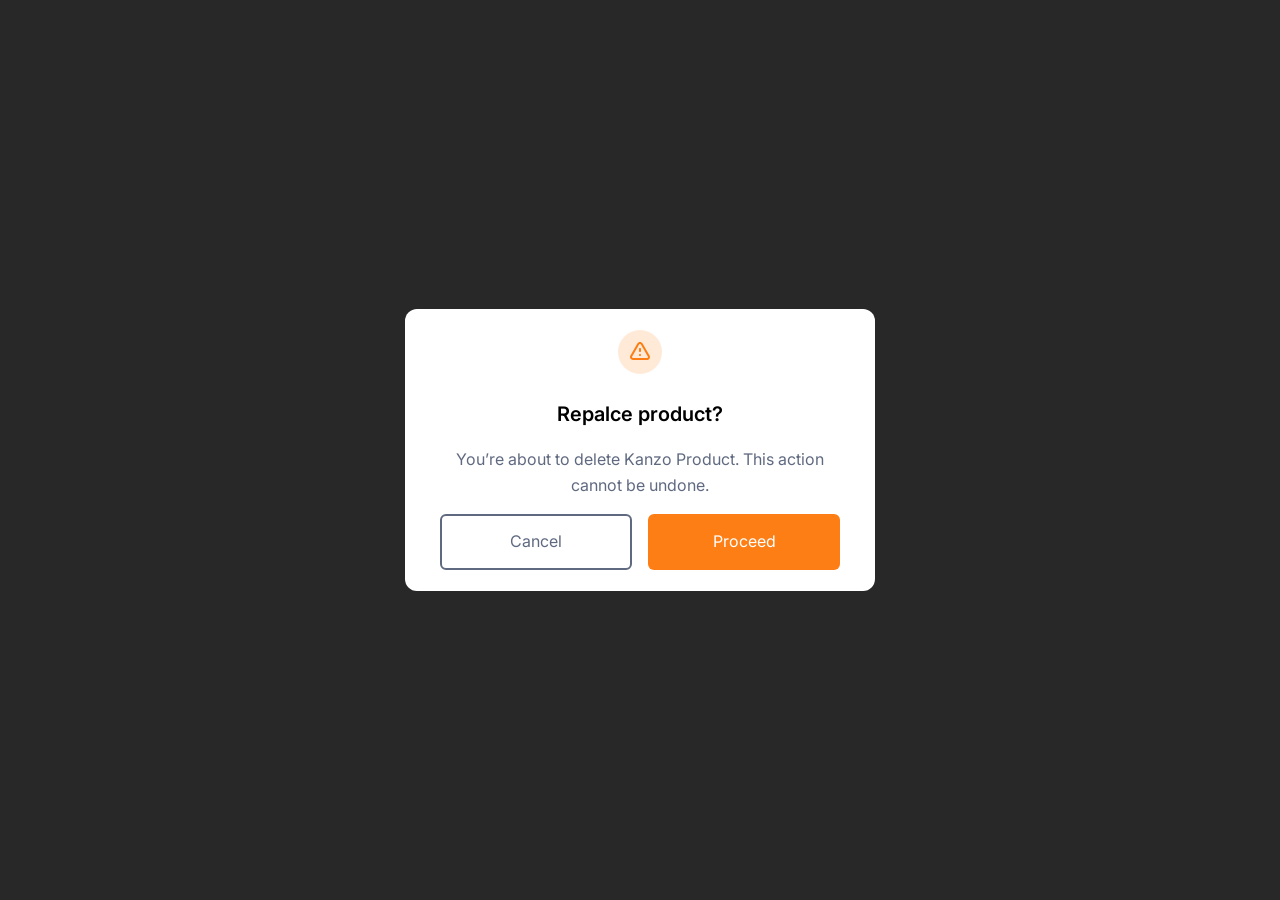
<file: Frontend/css/Practic 3/index.html>
<!DOCTYPE html>
<html lang="en">
<head>
    <link rel="preconnect" href="https://fonts.googleapis.com">
    <link rel="preconnect" href="https://fonts.gstatic.com" crossorigin>
    <link href="https://fonts.googleapis.com/css2?family=Inter:ital,opsz,wght@0,14..32,100..900;1,14..32,100..900&display=swap" rel="stylesheet">
    <link rel="stylesheet" href="styles.css">
    <meta charset="UTF-8">
    <meta name="viewport" content="width=device-width, initial-scale=1.0">
    <title>Warning Popup</title>
</head>
<body>
    <section class="section">
      <section class="section__main">
         <header class="section__main-header">
             <div class="section__main-header-icon">
                 <svg width="44" height="44" viewBox="0 0 44 44" fill="none" xmlns="http://www.w3.org/2000/svg">
                 <rect width="44" height="44" rx="22" fill="#FFEAD8"/>
                 <path fill-rule="evenodd" clip-rule="evenodd" d="M21.99 11.9683C21.4541 11.9683 20.928 12.1118 20.4664 12.384C20.0079 12.6543 19.6296 13.0417 19.3703 13.5063L12.2748 25.7486C12.2515 25.7888 12.231 25.8306 12.2135 25.8737C12.0334 26.3171 11.962 26.7971 12.0052 27.2737C12.0485 27.7502 12.2051 28.2096 12.462 28.6133C12.7189 29.017 13.0687 29.3534 13.4821 29.5944C13.8955 29.8354 14.3606 29.9741 14.8385 29.9987C14.8746 30.0005 14.9103 30.0005 14.9455 29.9986C14.9636 29.9995 14.9817 30 15 30H29L29.007 30C29.4965 29.9966 29.9777 29.8734 30.4086 29.6413C30.8395 29.4092 31.2071 29.0752 31.4793 28.6683C31.7515 28.2615 31.92 27.7943 31.9702 27.3074C32.0203 26.8205 31.9506 26.3287 31.767 25.875C31.7494 25.8314 31.7287 25.7892 31.7052 25.7486L24.6097 13.5063C24.3504 13.0417 23.9721 12.6543 23.5136 12.384C23.052 12.1118 22.5259 11.9683 21.99 11.9683ZM15 28C14.9815 28 14.963 28.0005 14.9448 28.0015L14.9415 28.0013C14.7822 27.9931 14.6272 27.9469 14.4894 27.8666C14.3515 27.7863 14.235 27.6741 14.1493 27.5395C14.0637 27.405 14.0115 27.2519 13.9971 27.093C13.9844 26.9534 14.0013 26.8129 14.0463 26.6806L21.1052 14.5015L21.115 14.4841C21.2015 14.3278 21.3283 14.1976 21.4821 14.1068C21.636 14.0161 21.8114 13.9683 21.99 13.9683C22.1686 13.9683 22.344 14.0161 22.4979 14.1068C22.6518 14.1976 22.7785 14.3278 22.865 14.4841L22.8748 14.5015L29.9333 26.6799C29.9792 26.8155 29.9954 26.9596 29.9807 27.1025C29.964 27.2648 29.9078 27.4206 29.8171 27.5562C29.7264 27.6918 29.6038 27.8031 29.4602 27.8805C29.3174 27.9574 29.1581 27.9984 28.9959 28H15ZM23 19C23 18.4477 22.5523 18 22 18C21.4477 18 21 18.4477 21 19V21C21 21.5523 21.4477 22 22 22C22.5523 22 23 21.5523 23 21V19ZM23 25C23 24.4477 22.5523 24 22 24C21.4477 24 21 24.4477 21 25V25.01C21 25.5623 21.4477 26.01 22 26.01C22.5523 26.01 23 25.5623 23 25.01V25Z" fill="#FD7E14"/>
                 </svg>
             </div>
             <div class="section__main-header-head">
               Repalce product?
             </div>
             <div class="section__main-header-content">
               You’re about to delete Kanzo Product. 
               This action cannot be undone.
             </div>
             <div class="section__main-header-buttons">
                 <button class="section__main-header-buttons-cancel">
                    Cancel
                 </button>
                 <button class="section__main-header-buttons-proceed">
                    Proceed
                 </button>
             </div>
         </header>
      </section>
    </section>
</body>
</html>
</file>
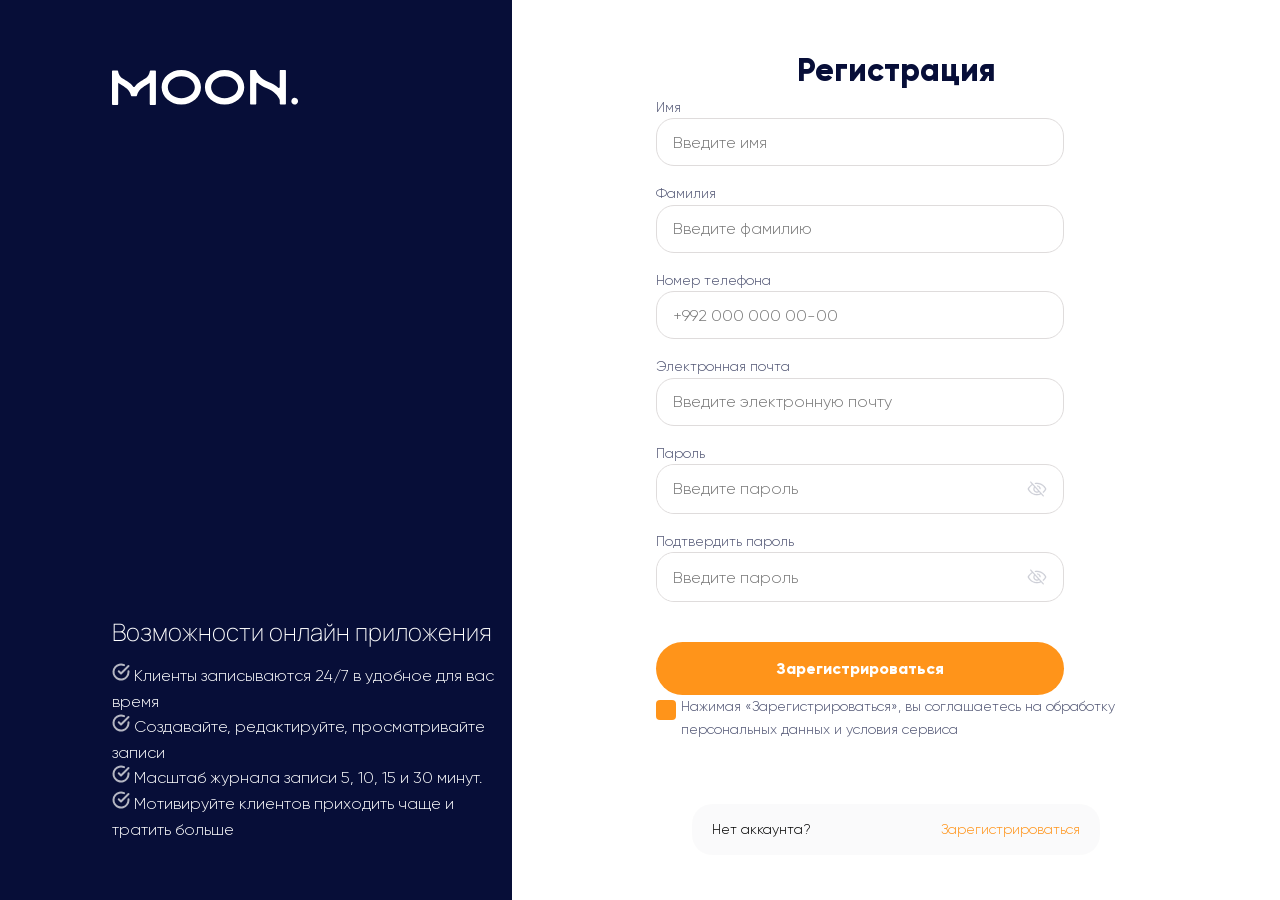
<file: Frontend/css/Practic 4/index.html>
<!DOCTYPE html>
<html lang="en, ru">
<head>
    <link rel="stylesheet" href="styles.css">
    <meta charset="UTF-8">
    <meta name="viewport" content="width=device-width, initial-scale=1.0">
    <title>Регистрация</title>
</head>
<body>
    <div class="sections">
        <div class="sections__1">
            <header class="sections__1-header">
                <svg width="186" height="35" viewBox="0 0 186 35" fill="none" xmlns="http://www.w3.org/2000/svg">
                 <g clip-path="url(#clip0_1_2657)">
                     <path d="M43.0136 0.444214C43.251 0.444204 43.4788 0.539269 43.6475 0.708723C43.8161 0.878177 43.9119 1.1083 43.9141 1.34903V34.087C43.9141 34.3277 43.8203 34.5587 43.6532 34.7297C43.4861 34.9007 43.2591 34.9979 43.0217 35H38.6246C38.3872 34.9979 38.1602 34.9007 37.9931 34.7297C37.8259 34.5587 37.7322 34.3277 37.7322 34.087V12.7909C37.3861 13.076 37.0291 13.3502 36.6613 13.6134C35.6148 14.3537 34.552 14.9789 33.5217 15.5876C32.4914 16.1963 31.8099 16.6734 30.9987 17.1587C29.4798 18.0481 28.1574 19.2445 27.1135 20.6736C26.0697 22.1027 25.3266 23.7341 24.9303 25.4665C24.8859 25.6681 24.7747 25.8483 24.6153 25.977C24.4559 26.1056 24.2579 26.1752 24.0542 26.1739H19.8599C19.6562 26.1752 19.4581 26.1056 19.2987 25.977C19.1393 25.8483 19.0282 25.6681 18.9837 25.4665C18.5876 23.7319 17.8437 22.0985 16.7984 20.6679C15.753 19.2372 14.4285 18.0399 12.9073 17.1504C12.096 16.6651 11.2848 16.1305 10.3843 15.5793C9.48375 15.0282 8.29118 14.3455 7.24464 13.6052C6.87687 13.3475 6.51991 13.0733 6.17377 12.7826V34.087C6.17378 34.3277 6.08002 34.5587 5.91289 34.7297C5.74576 34.9007 5.51879 34.9979 5.28137 35H0.892396C0.654975 34.9979 0.428006 34.9007 0.260878 34.7297C0.0937505 34.5587 -9.63468e-06 34.3277 7.42579e-10 34.087V1.35726C7.42579e-10 1.1151 0.0948749 0.882867 0.263753 0.711638C0.432632 0.540409 0.661681 0.444214 0.900511 0.444214H5.24081C5.45218 0.447173 5.65579 0.525433 5.81598 0.665292C5.97617 0.805151 6.08272 0.997694 6.11698 1.2092C6.36036 2.80497 7.28521 6.53117 10.6682 8.61225C11.5606 9.14692 12.4449 9.74739 13.4184 10.3314C14.3919 10.9154 15.3411 11.4501 16.266 12.1081C18.1546 13.3812 19.8446 14.9339 21.2796 16.7145C21.3609 16.8189 21.4644 16.9033 21.5824 16.9613C21.7005 17.0193 21.8299 17.0494 21.9611 17.0494C22.0923 17.0494 22.2217 17.0193 22.3398 16.9613C22.4578 16.9033 22.5613 16.8189 22.6426 16.7145C24.0745 14.9316 25.7618 13.3761 27.6481 12.0999C28.6135 11.4419 29.6195 10.8496 30.5038 10.3232C31.3881 9.79674 32.3778 9.14692 33.2459 8.61225C36.637 6.56407 37.5618 2.85432 37.8052 1.2092C37.8395 0.997694 37.946 0.805151 38.1062 0.665292C38.2664 0.525433 38.47 0.447173 38.6814 0.444214H43.0136Z" fill="white"/>
                     <path d="M88.9788 17.2738C88.9788 26.7908 80.1603 34.5476 69.3136 34.5476C58.4669 34.5476 49.6484 26.7991 49.6484 17.2738C49.6484 7.74853 58.4669 0 69.3136 0C80.1603 0 88.9788 7.74853 88.9788 17.2738ZM69.3136 6.27615C61.8824 6.27615 55.8384 11.2115 55.8384 17.2738C55.8384 23.3361 61.8824 28.2303 69.3136 28.2303C76.7449 28.2303 82.7969 23.295 82.7969 17.2409C82.7969 11.1868 76.7449 6.27615 69.3136 6.27615Z" fill="white"/>
                     <path d="M132.252 17.2738C132.252 26.7908 123.434 34.5476 112.587 34.5476C101.74 34.5476 92.9219 26.7991 92.9219 17.2738C92.9219 7.74853 101.74 0 112.587 0C123.434 0 132.252 7.74853 132.252 17.2738ZM112.587 6.27615C105.156 6.27615 99.1038 11.2115 99.1038 17.2738C99.1038 23.3361 105.156 28.2303 112.587 28.2303C120.018 28.2303 126.062 23.295 126.062 17.2409C126.062 11.1868 119.994 6.27615 112.587 6.27615Z" fill="white"/>
                     <path d="M167.738 17.0188V0.904817C167.738 0.785994 167.761 0.668335 167.806 0.558558C167.851 0.44878 167.916 0.349034 167.999 0.265014C168.082 0.180994 168.18 0.114347 168.289 0.0688752C168.397 0.0234039 168.513 0 168.63 0H173.027C173.145 0 173.261 0.0234039 173.369 0.0688752C173.477 0.114347 173.576 0.180994 173.658 0.265014C173.741 0.349034 173.807 0.44878 173.852 0.558558C173.897 0.668335 173.92 0.785994 173.92 0.904817V33.6428C173.92 33.7616 173.897 33.8793 173.852 33.989C173.807 34.0988 173.741 34.1986 173.658 34.2826C173.576 34.3666 173.477 34.4333 173.369 34.4787C173.261 34.5242 173.145 34.5476 173.027 34.5476H168.671C168.554 34.5476 168.438 34.5242 168.329 34.4787C168.221 34.4333 168.123 34.3666 168.04 34.2826C167.957 34.1986 167.891 34.0988 167.846 33.989C167.802 33.8793 167.778 33.7616 167.778 33.6428V31.0682C167.783 30.2622 167.605 29.4659 167.259 28.7403C165.969 26.0917 162.635 21.1892 154.847 18.1868C151.557 16.9541 148.475 15.2115 145.712 13.0212C145.581 12.913 145.423 12.8448 145.256 12.8248C145.089 12.8047 144.919 12.8335 144.767 12.9078C144.616 12.9822 144.488 13.0989 144.399 13.2443C144.311 13.3897 144.265 13.5577 144.268 13.7286V33.6428C144.268 33.8828 144.174 34.1129 144.006 34.2826C143.839 34.4523 143.612 34.5476 143.375 34.5476H138.978C138.742 34.5476 138.515 34.4523 138.347 34.2826C138.18 34.1129 138.086 33.8828 138.086 33.6428V0.904817C138.086 0.664844 138.18 0.434701 138.347 0.265014C138.515 0.0953281 138.742 0 138.978 0H143.254C143.431 0.00358117 143.603 0.0611931 143.748 0.165348C143.893 0.269502 144.003 0.415381 144.065 0.584018C144.771 2.52526 147.708 8.80964 156.997 12.3138C160.358 13.5602 163.484 15.3826 166.237 17.7015C166.366 17.815 166.525 17.8884 166.694 17.9131C166.863 17.9377 167.036 17.9126 167.191 17.8407C167.347 17.7688 167.479 17.6531 167.571 17.5074C167.664 17.3617 167.713 17.1921 167.714 17.0188H167.738Z" fill="white"/>
                     <path d="M179.371 31.1831C179.371 30.5174 179.566 29.8666 179.931 29.3132C180.296 28.7597 180.815 28.3285 181.421 28.0741C182.028 27.8198 182.696 27.7536 183.34 27.8841C183.983 28.0146 184.575 28.3358 185.038 28.8071C185.502 29.2785 185.817 29.8787 185.945 30.5318C186.072 31.185 186.005 31.8617 185.752 32.4763C185.5 33.0909 185.073 33.6157 184.527 33.9844C183.98 34.3531 183.338 34.549 182.681 34.5474C182.246 34.5474 181.815 34.4603 181.413 34.2911C181.01 34.122 180.645 33.874 180.338 33.5615C180.03 33.249 179.787 32.8781 179.621 32.4699C179.455 32.0618 179.37 31.6245 179.371 31.1831Z" fill="white"/>
                 </g>
                 <defs>
                 <clipPath id="clip0_1_2657">
                 <rect width="186" height="35" fill="white"/>
                 </clipPath>
                 </defs>
                </svg>
            </header>
            <main class="sections__1-main">
                <header class="sections__1-main-header">
                    Возможности онлайн приложения
                </header>
                <div class="sections__1-main-content">
                <p class="sections__1-main-content-1">
                    <svg width="18" height="18" viewBox="0 0 18 18" fill="none" xmlns="http://www.w3.org/2000/svg">
                     <g clip-path="url(#clip0_1_2667)">
                         <path d="M16.5 8.31002V9.00002C16.4991 10.6173 15.9754 12.191 15.007 13.4864C14.0386 14.7818 12.6775 15.7294 11.1265 16.1879C9.57557 16.6465 7.91794 16.5914 6.40085 16.031C4.88376 15.4705 3.58849 14.4346 2.70822 13.0778C1.82795 11.721 1.40984 10.1161 1.51626 8.50226C1.62267 6.88844 2.24791 5.35227 3.29871 4.12283C4.34951 2.89338 5.76959 2.03656 7.34714 1.68013C8.92469 1.3237 10.5752 1.48677 12.0525 2.14502" stroke="#B5B7C3" stroke-width="2" stroke-linecap="round" stroke-linejoin="round"/>
                         <path d="M16.5 3L9 10.5075L6.75 8.2575" stroke="#B5B7C3" stroke-width="2" stroke-linecap="round" stroke-linejoin="round"/>
                     </g>
                     <defs>
                         <clipPath id="clip0_1_2667">
                             <rect width="18" height="18" fill="white"/>
                         </clipPath>
                     </defs>
                    </svg>
                    Клиенты записываются 24/7 в удобное для вас время
                </p>
                <p class="sections__1-main-content-2">
                    <svg width="18" height="18" viewBox="0 0 18 18" fill="none" xmlns="http://www.w3.org/2000/svg">
                     <g clip-path="url(#clip0_1_2667)">
                         <path d="M16.5 8.31002V9.00002C16.4991 10.6173 15.9754 12.191 15.007 13.4864C14.0386 14.7818 12.6775 15.7294 11.1265 16.1879C9.57557 16.6465 7.91794 16.5914 6.40085 16.031C4.88376 15.4705 3.58849 14.4346 2.70822 13.0778C1.82795 11.721 1.40984 10.1161 1.51626 8.50226C1.62267 6.88844 2.24791 5.35227 3.29871 4.12283C4.34951 2.89338 5.76959 2.03656 7.34714 1.68013C8.92469 1.3237 10.5752 1.48677 12.0525 2.14502" stroke="#B5B7C3" stroke-width="2" stroke-linecap="round" stroke-linejoin="round"/>
                         <path d="M16.5 3L9 10.5075L6.75 8.2575" stroke="#B5B7C3" stroke-width="2" stroke-linecap="round" stroke-linejoin="round"/>
                     </g>
                     <defs>
                         <clipPath id="clip0_1_2667">
                             <rect width="18" height="18" fill="white"/>
                         </clipPath>
                     </defs>
                    </svg>
                    Создавайте, редактируйте, просматривайте записи
                </p>
                <p class="sections__1-main-content-3">
                    <svg width="18" height="18" viewBox="0 0 18 18" fill="none" xmlns="http://www.w3.org/2000/svg">
                     <g clip-path="url(#clip0_1_2667)">
                         <path d="M16.5 8.31002V9.00002C16.4991 10.6173 15.9754 12.191 15.007 13.4864C14.0386 14.7818 12.6775 15.7294 11.1265 16.1879C9.57557 16.6465 7.91794 16.5914 6.40085 16.031C4.88376 15.4705 3.58849 14.4346 2.70822 13.0778C1.82795 11.721 1.40984 10.1161 1.51626 8.50226C1.62267 6.88844 2.24791 5.35227 3.29871 4.12283C4.34951 2.89338 5.76959 2.03656 7.34714 1.68013C8.92469 1.3237 10.5752 1.48677 12.0525 2.14502" stroke="#B5B7C3" stroke-width="2" stroke-linecap="round" stroke-linejoin="round"/>
                         <path d="M16.5 3L9 10.5075L6.75 8.2575" stroke="#B5B7C3" stroke-width="2" stroke-linecap="round" stroke-linejoin="round"/>
                     </g>
                     <defs>
                         <clipPath id="clip0_1_2667">
                             <rect width="18" height="18" fill="white"/>
                         </clipPath>
                     </defs>
                    </svg>
                    Масштаб журнала записи 5, 10, 15 и 30 минут.
                </p>
                <p class="sections__1-main-content-4">
                    <svg width="18" height="18" viewBox="0 0 18 18" fill="none" xmlns="http://www.w3.org/2000/svg">
                     <g clip-path="url(#clip0_1_2667)">
                         <path d="M16.5 8.31002V9.00002C16.4991 10.6173 15.9754 12.191 15.007 13.4864C14.0386 14.7818 12.6775 15.7294 11.1265 16.1879C9.57557 16.6465 7.91794 16.5914 6.40085 16.031C4.88376 15.4705 3.58849 14.4346 2.70822 13.0778C1.82795 11.721 1.40984 10.1161 1.51626 8.50226C1.62267 6.88844 2.24791 5.35227 3.29871 4.12283C4.34951 2.89338 5.76959 2.03656 7.34714 1.68013C8.92469 1.3237 10.5752 1.48677 12.0525 2.14502" stroke="#B5B7C3" stroke-width="2" stroke-linecap="round" stroke-linejoin="round"/>
                         <path d="M16.5 3L9 10.5075L6.75 8.2575" stroke="#B5B7C3" stroke-width="2" stroke-linecap="round" stroke-linejoin="round"/>
                     </g>
                     <defs>
                         <clipPath id="clip0_1_2667">
                             <rect width="18" height="18" fill="white"/>
                         </clipPath>
                     </defs>
                    </svg>
                    Мотивируйте клиентов приходить чаще и тратить больше
                </p>
            </main>

        </div>
        <div class="sections__2">
            <header class="sections__2-header">
                Регистрация
            </header>
            <main class="sections__2-main">
                <section class="sections__2-main-form">
                    <div class="sections__2-main-form-name">
                        <p>
                            Имя
                        </p>
                        <input type="name" 
                        class="sections__2-main-form-name-input" 
                        placeholder="Введите имя">
                    </div>
                    <div class="sections__2-main-form-secondname">
                        <p>
                            Фамилия
                        </p>
                        <input type="text"
                        class="sections__2-main-form-secondname-input"
                        placeholder="Введите фамилию">
                    </div>
                    <div class="sections__2-main-form-phone">
                        <p>
                            Номер телефона
                        </p>
                        <input type="tel"
                        class="sections__2-main-form-phone-input"
                        placeholder="+992 000 000 00-00">
                    </div>
                    <div class="sections__2-main-form-email">
                        <p>
                            Электронная почта
                        </p>
                        <input type="email"
                        class="sections__2-main-form-email-input"
                        placeholder="Введите электронную почту">
                    </div>
                    <div class="sections__2-main-form-password">
                        <p>
                            Пароль
                        </p>
                        <div class="sections__2-main-form-password-flex">
                        <input type="password"
                        class="sections__2-main-form-password-input"
                        placeholder="Введите пароль">
                        <svg class="sections__2-main-form-password-flex-svg" width="20" height="20" viewBox="0 0 20 20" fill="none" xmlns="http://www.w3.org/2000/svg">
                         <path d="M3.77539 2.55798C3.84959 2.56201 3.92232 2.58041 3.98926 2.61267C4.02283 2.62886 4.05441 2.64889 4.08398 2.67126L4.16602 2.74646L16.665 16.4965L16.666 16.4974C16.7167 16.5519 16.7564 16.6161 16.7822 16.6859C16.8079 16.7555 16.8194 16.8296 16.8164 16.9037C16.8133 16.978 16.7951 17.0512 16.7637 17.1185C16.7321 17.186 16.6879 17.2472 16.6328 17.2972C16.5777 17.3473 16.5125 17.3856 16.4424 17.4105C16.3724 17.4354 16.2978 17.4467 16.2236 17.4427C16.1494 17.4387 16.0767 17.4194 16.0098 17.3871C15.9428 17.3547 15.8824 17.3099 15.833 17.2543V17.2533L14.1143 15.3617L14.084 15.3285L14.043 15.347C12.7699 15.9092 11.3917 16.1958 10 16.1879L9.49512 16.1752C6.98635 16.055 4.70966 15.0365 2.88281 13.2103C1.42315 11.7505 0.765128 10.2947 0.736328 10.2299V10.2289C0.704425 10.157 0.6875 10.079 0.6875 10.0004C0.687565 9.9218 0.704408 9.84365 0.736328 9.77185C0.79094 9.64855 2.00502 6.98189 4.82324 5.25232L4.8877 5.21326L4.83691 5.15759L3.33398 3.5033L3.33301 3.50232C3.28256 3.44803 3.24352 3.38431 3.21777 3.31482C3.19198 3.24502 3.17952 3.17042 3.18262 3.09607C3.18572 3.02171 3.20383 2.94864 3.23535 2.88123C3.26682 2.81395 3.31129 2.75349 3.36621 2.70349C3.4213 2.65343 3.48651 2.61419 3.55664 2.58923C3.62666 2.56437 3.7012 2.55399 3.77539 2.55798ZM5.62109 6.08826C3.44321 7.34593 2.26721 9.27992 1.89844 9.97107L1.88184 10.0004L1.89844 10.0297C2.38269 10.9186 2.99295 11.7331 3.71094 12.4467H3.71191C5.46241 14.1813 7.57857 15.0629 10 15.0629C11.0954 15.0689 12.1823 14.8703 13.2051 14.4779L13.291 14.4447L13.2295 14.3773L12.0781 13.1117L12.043 13.0726L11.998 13.101C11.2648 13.569 10.3896 13.7626 9.52734 13.6478C8.66524 13.533 7.8713 13.1174 7.28613 12.474C6.7009 11.8305 6.36175 11.0005 6.3291 10.1312C6.29652 9.2622 6.57233 8.40952 7.10742 7.724L7.14062 7.68201L7.10449 7.64294L5.69824 6.09998L5.66504 6.06287L5.62109 6.08826ZM10 3.81287C12.7081 3.81287 15.1685 4.84174 17.1172 6.79041C18.5772 8.2505 19.2351 9.70752 19.2637 9.77185C19.2956 9.84365 19.3124 9.9218 19.3125 10.0004C19.3125 10.0732 19.296 10.1449 19.2686 10.2123L19.2617 10.2289C19.2306 10.2986 18.4436 12.0425 16.6709 13.6302H16.6699C16.6151 13.6809 16.5506 13.7209 16.4805 13.7465C16.4105 13.7719 16.3361 13.7832 16.2617 13.7797C16.1873 13.7761 16.1142 13.7579 16.0469 13.726C15.9796 13.6939 15.9189 13.6487 15.8691 13.5931C15.8194 13.5375 15.7813 13.4722 15.7568 13.4017C15.7324 13.3312 15.7218 13.2565 15.7266 13.182C15.7313 13.1076 15.7511 13.0349 15.7842 12.9681C15.8173 12.9013 15.8635 12.8412 15.9199 12.7924L15.9209 12.7914C16.8003 12.0013 17.539 11.0673 18.1055 10.0297L18.1221 10.0004L18.1055 9.97009C17.6201 9.08027 17.0077 8.26596 16.2881 7.55212C14.6469 5.92718 12.6845 5.05071 10.4502 4.94763L10 4.93787C9.48999 4.93725 8.98078 4.97813 8.47754 5.06091H8.47656C8.40339 5.07385 8.32838 5.07224 8.25586 5.05603C8.18337 5.03981 8.11438 5.01002 8.05371 4.96716C7.99304 4.9243 7.94185 4.86894 7.90234 4.80603C7.86291 4.74317 7.83646 4.67316 7.82422 4.59998C7.81196 4.5267 7.81417 4.45162 7.83105 4.37927C7.84795 4.30698 7.87848 4.23834 7.92188 4.1781C7.9653 4.11784 8.02072 4.06663 8.08398 4.02771C8.11552 4.00833 8.14905 3.99263 8.18359 3.97986L8.29102 3.95154C8.85572 3.8583 9.42765 3.81214 10 3.81287ZM7.85742 8.59509C7.54638 9.07011 7.40248 9.63552 7.44727 10.2015C7.49208 10.7675 7.72362 11.3029 8.10547 11.723C8.48724 12.143 8.99771 12.4243 9.55664 12.5228C10.1157 12.6213 10.6919 12.5312 11.1943 12.267L11.2666 12.2299L11.2119 12.1693L7.95605 8.58728L7.90234 8.52771L7.85742 8.59509ZM10.6914 6.3783C11.4746 6.53019 12.1879 6.93063 12.7246 7.52087C13.1944 8.03755 13.5067 8.67529 13.6289 9.35876L13.6699 9.65369C13.6838 9.80211 13.6381 9.95003 13.543 10.0648C13.4478 10.1797 13.3106 10.2521 13.1621 10.266H13.1094C12.9688 10.2666 12.8326 10.214 12.7285 10.1195C12.6245 10.0251 12.5599 9.89513 12.5469 9.75525C12.493 9.20479 12.2627 8.68597 11.8906 8.27673C11.5649 7.91853 11.1452 7.66034 10.6816 7.53064L10.4805 7.48279C10.3339 7.4548 10.204 7.36987 10.1201 7.24646C10.0365 7.12311 10.0053 6.97101 10.0332 6.82458C10.0613 6.67825 10.1463 6.549 10.2695 6.46521C10.393 6.38134 10.5448 6.35032 10.6914 6.3783Z" fill="#CDCFD7" stroke="#CDCFD7" stroke-width="0.125"/>
                        </svg>
                        </div>
                    </div>
                    <div class="sections__2-main-form-password2">
                        <p>
                            Подтвердить пароль
                        </p>
                        <div class="sections__2-main-form-password2-flex">
                        <input type="password"
                        class="sections__2-main-form-password2-input"
                        placeholder="Введите пароль">
                        <svg class="sections__2-main-form-password2-flex-svg" width="20" height="20" viewBox="0 0 20 20" fill="none" xmlns="http://www.w3.org/2000/svg">
                         <path d="M3.77539 2.55798C3.84959 2.56201 3.92232 2.58041 3.98926 2.61267C4.02283 2.62886 4.05441 2.64889 4.08398 2.67126L4.16602 2.74646L16.665 16.4965L16.666 16.4974C16.7167 16.5519 16.7564 16.6161 16.7822 16.6859C16.8079 16.7555 16.8194 16.8296 16.8164 16.9037C16.8133 16.978 16.7951 17.0512 16.7637 17.1185C16.7321 17.186 16.6879 17.2472 16.6328 17.2972C16.5777 17.3473 16.5125 17.3856 16.4424 17.4105C16.3724 17.4354 16.2978 17.4467 16.2236 17.4427C16.1494 17.4387 16.0767 17.4194 16.0098 17.3871C15.9428 17.3547 15.8824 17.3099 15.833 17.2543V17.2533L14.1143 15.3617L14.084 15.3285L14.043 15.347C12.7699 15.9092 11.3917 16.1958 10 16.1879L9.49512 16.1752C6.98635 16.055 4.70966 15.0365 2.88281 13.2103C1.42315 11.7505 0.765128 10.2947 0.736328 10.2299V10.2289C0.704425 10.157 0.6875 10.079 0.6875 10.0004C0.687565 9.9218 0.704408 9.84365 0.736328 9.77185C0.79094 9.64855 2.00502 6.98189 4.82324 5.25232L4.8877 5.21326L4.83691 5.15759L3.33398 3.5033L3.33301 3.50232C3.28256 3.44803 3.24352 3.38431 3.21777 3.31482C3.19198 3.24502 3.17952 3.17042 3.18262 3.09607C3.18572 3.02171 3.20383 2.94864 3.23535 2.88123C3.26682 2.81395 3.31129 2.75349 3.36621 2.70349C3.4213 2.65343 3.48651 2.61419 3.55664 2.58923C3.62666 2.56437 3.7012 2.55399 3.77539 2.55798ZM5.62109 6.08826C3.44321 7.34593 2.26721 9.27992 1.89844 9.97107L1.88184 10.0004L1.89844 10.0297C2.38269 10.9186 2.99295 11.7331 3.71094 12.4467H3.71191C5.46241 14.1813 7.57857 15.0629 10 15.0629C11.0954 15.0689 12.1823 14.8703 13.2051 14.4779L13.291 14.4447L13.2295 14.3773L12.0781 13.1117L12.043 13.0726L11.998 13.101C11.2648 13.569 10.3896 13.7626 9.52734 13.6478C8.66524 13.533 7.8713 13.1174 7.28613 12.474C6.7009 11.8305 6.36175 11.0005 6.3291 10.1312C6.29652 9.2622 6.57233 8.40952 7.10742 7.724L7.14062 7.68201L7.10449 7.64294L5.69824 6.09998L5.66504 6.06287L5.62109 6.08826ZM10 3.81287C12.7081 3.81287 15.1685 4.84174 17.1172 6.79041C18.5772 8.2505 19.2351 9.70752 19.2637 9.77185C19.2956 9.84365 19.3124 9.9218 19.3125 10.0004C19.3125 10.0732 19.296 10.1449 19.2686 10.2123L19.2617 10.2289C19.2306 10.2986 18.4436 12.0425 16.6709 13.6302H16.6699C16.6151 13.6809 16.5506 13.7209 16.4805 13.7465C16.4105 13.7719 16.3361 13.7832 16.2617 13.7797C16.1873 13.7761 16.1142 13.7579 16.0469 13.726C15.9796 13.6939 15.9189 13.6487 15.8691 13.5931C15.8194 13.5375 15.7813 13.4722 15.7568 13.4017C15.7324 13.3312 15.7218 13.2565 15.7266 13.182C15.7313 13.1076 15.7511 13.0349 15.7842 12.9681C15.8173 12.9013 15.8635 12.8412 15.9199 12.7924L15.9209 12.7914C16.8003 12.0013 17.539 11.0673 18.1055 10.0297L18.1221 10.0004L18.1055 9.97009C17.6201 9.08027 17.0077 8.26596 16.2881 7.55212C14.6469 5.92718 12.6845 5.05071 10.4502 4.94763L10 4.93787C9.48999 4.93725 8.98078 4.97813 8.47754 5.06091H8.47656C8.40339 5.07385 8.32838 5.07224 8.25586 5.05603C8.18337 5.03981 8.11438 5.01002 8.05371 4.96716C7.99304 4.9243 7.94185 4.86894 7.90234 4.80603C7.86291 4.74317 7.83646 4.67316 7.82422 4.59998C7.81196 4.5267 7.81417 4.45162 7.83105 4.37927C7.84795 4.30698 7.87848 4.23834 7.92188 4.1781C7.9653 4.11784 8.02072 4.06663 8.08398 4.02771C8.11552 4.00833 8.14905 3.99263 8.18359 3.97986L8.29102 3.95154C8.85572 3.8583 9.42765 3.81214 10 3.81287ZM7.85742 8.59509C7.54638 9.07011 7.40248 9.63552 7.44727 10.2015C7.49208 10.7675 7.72362 11.3029 8.10547 11.723C8.48724 12.143 8.99771 12.4243 9.55664 12.5228C10.1157 12.6213 10.6919 12.5312 11.1943 12.267L11.2666 12.2299L11.2119 12.1693L7.95605 8.58728L7.90234 8.52771L7.85742 8.59509ZM10.6914 6.3783C11.4746 6.53019 12.1879 6.93063 12.7246 7.52087C13.1944 8.03755 13.5067 8.67529 13.6289 9.35876L13.6699 9.65369C13.6838 9.80211 13.6381 9.95003 13.543 10.0648C13.4478 10.1797 13.3106 10.2521 13.1621 10.266H13.1094C12.9688 10.2666 12.8326 10.214 12.7285 10.1195C12.6245 10.0251 12.5599 9.89513 12.5469 9.75525C12.493 9.20479 12.2627 8.68597 11.8906 8.27673C11.5649 7.91853 11.1452 7.66034 10.6816 7.53064L10.4805 7.48279C10.3339 7.4548 10.204 7.36987 10.1201 7.24646C10.0365 7.12311 10.0053 6.97101 10.0332 6.82458C10.0613 6.67825 10.1463 6.549 10.2695 6.46521C10.393 6.38134 10.5448 6.35032 10.6914 6.3783Z" fill="#CDCFD7" stroke="#CDCFD7" stroke-width="0.125"/>
                        </svg>
                        </div>
                    </div>
                    <section class="sections__2-button">
                    <button>
                        Зарегистрироваться
                    </button>
                </section>
                </section>
                <section class="sections__2-checkbox">
                    <input type="checkbox" id="checkbox1" class="sections__2-checkbox-input">
                    <span class="sections__2-checkbox-input-box"></span>
                      <label for="checkbox1" class="sections__2-label-text">Нажимая «Зарегистрироваться», вы соглашаетесь на обработку 
                        персональных данных и условия сервиса
                    </label>
                </section>
            </main>
            <footer class="sections__2-footer">
                <a href="#" class="sections__2-footer-question">
                    Нет аккаунта?
                </a>
                <a href="#" class="sections__2-footer-registration">
                    Зарегистрироваться
                </a>
            </footer>
        </div>
    </div>
    
</body>
</html>
</file>
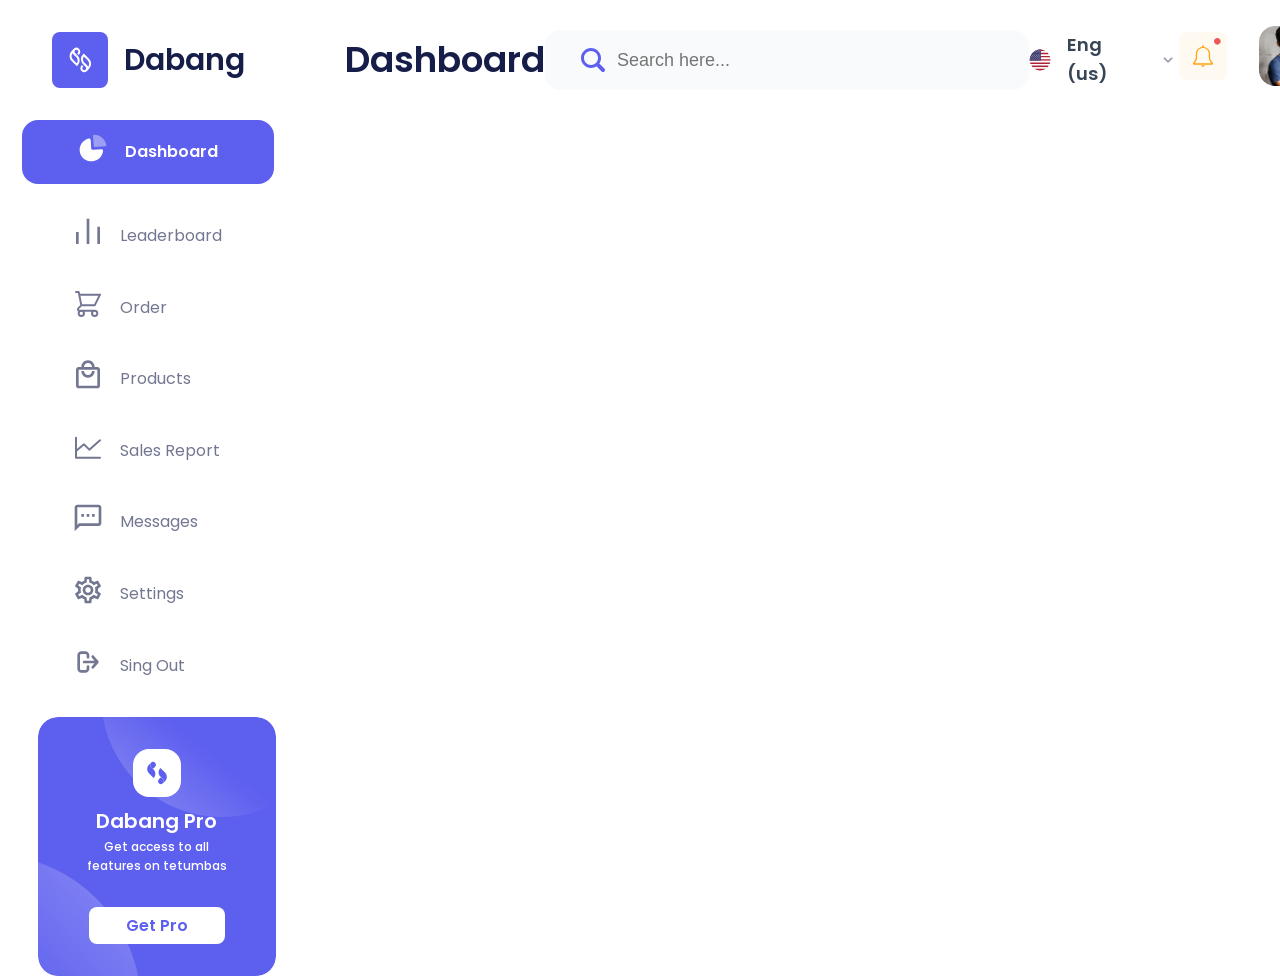
<file: Frontend/css/Practic 5/practic5.html>
<!DOCTYPE html>
<html lang="en">
<head>
    <link rel="preconnect" href="https://fonts.googleapis.com">
    <link rel="preconnect" href="https://fonts.gstatic.com" crossorigin>
    <link href="https://fonts.googleapis.com/css2?family=Inter:ital,opsz,wght@0,14..32,100..900;1,14..32,100..900&family=Manrope:wght@200..800&family=Poppins:ital,wght@0,100;0,200;0,300;0,400;0,500;0,600;0,700;0,800;0,900;1,100;1,200;1,300;1,400;1,500;1,600;1,700;1,800;1,900&display=swap" rel="stylesheet">
    <link rel="stylesheet" href="practic5.css">
    <meta charset="UTF-8">
    <meta name="viewport" content="width=device-width, initial-scale=1.0">
    <title>Dabang</title>
</head>
<body>
    <div class="page">
         <aside class="navigation">
            <div class="navigation__logo">
                <svg class="navigation__logo-logo" width="56" height="56" viewBox="0 0 56 56" fill="none" xmlns="http://www.w3.org/2000/svg">
                     <rect width="56" height="56" rx="8" fill="#5D5FEF"/>
                          <path d="M22.3743 17.6272C21.2422 18.7803 21.2422 20.6461 22.3952 21.7992L24.911 24.315C27.28 26.684 27.28 30.5415 24.911 32.9105L20.2988 28.2983C19.1143 27.1138 18.5168 25.5519 18.5168 24.0005C18.5168 22.4491 19.1143 20.8872 20.2988 19.7027L22.3428 17.6586C22.3533 17.6482 22.3638 17.6377 22.3743 17.6272Z" fill="#5D5FEF" stroke="white" stroke-width="2" stroke-miterlimit="10"/>
                           <path d="M24.387 23.7898L22.3953 21.7981C21.2422 20.6451 21.2318 18.7897 22.3743 17.6261C23.5064 16.515 25.3094 16.536 26.431 17.6576C26.9971 18.2236 27.2801 18.9679 27.2801 19.7017C27.2801 20.4354 26.9971 21.1797 26.431 21.7457L25.9593 22.2174" fill="#5D5FEF"/>
                           <path d="M24.387 23.7898L22.3953 21.7981C21.2422 20.6451 21.2318 18.7897 22.3743 17.6261C23.5064 16.515 25.3094 16.536 26.431 17.6576C26.9971 18.2236 27.2801 18.9679 27.2801 19.7017C27.2801 20.4354 26.9971 21.1797 26.431 21.7457L25.9593 22.2174" stroke="white" stroke-width="2" stroke-miterlimit="10"/>
                           <path d="M34.2714 38.2245C35.4035 37.0714 35.4035 35.2056 34.2504 34.0525L31.7346 31.5367C29.3656 29.1677 29.3656 25.3102 31.7346 22.9412L36.3469 27.5534C37.5314 28.7379 38.1289 30.2998 38.1289 31.8512C38.1289 33.4026 37.5314 34.9645 36.3469 36.149L34.3028 38.1931C34.2819 38.214 34.2714 38.2245 34.2714 38.2245Z" fill="#5D5FEF" stroke="white" stroke-width="2" stroke-miterlimit="10"/>
                         <path d="M32.2478 32.0713L34.2395 34.0629C35.3925 35.216 35.403 37.0714 34.2604 38.2349C33.1283 39.3461 31.3254 39.3251 30.2037 38.2035C29.6377 37.6374 29.3547 36.8932 29.3547 36.1594C29.3547 35.4257 29.6377 34.6814 30.2037 34.1154L30.6859 33.6332" fill="#5D5FEF"/>
                         <path d="M32.2478 32.0713L34.2395 34.0629C35.3925 35.216 35.403 37.0714 34.2604 38.2349C33.1283 39.3461 31.3254 39.3251 30.2037 38.2035C29.6377 37.6374 29.3547 36.8932 29.3547 36.1594C29.3547 35.4257 29.6377 34.6814 30.2037 34.1154L30.6859 33.6332" stroke="white" stroke-width="2" stroke-miterlimit="10"/>
                </svg>
                <span class="navigation__logo-name">
                    Dabang
                </span>
            </div>
            <nav class="navigation__nav">
                <ul class="navigation__nav-ul">
                    <li class="navigation__nav-ul-dashboard">
                        <a href="#">
                        <span class="navigation__nav-ul-dashboard-logo">
                            <svg class="navigation__nav-ul-dashboard-logo-svg" width="32" height="32" viewBox="0 0 32 32" fill="none" xmlns="http://www.w3.org/2000/svg">
                             <mask id="mask0_673_3026" style="mask-type:luminance" maskUnits="userSpaceOnUse" x="0" y="0" width="32" height="32">
                                 <rect width="32" height="32" fill="white"/>
                             </mask>
                             <g mask="url(#mask0_673_3026)">
                                 <path d="M13.6702 7.8457L14.0414 13.3656L14.2257 16.14C14.2277 16.4254 14.2723 16.7088 14.3586 16.9812C14.5811 17.51 15.1166 17.846 15.6991 17.8226L24.5754 17.2419C24.9598 17.2356 25.331 17.3794 25.6073 17.6416C25.8375 17.8602 25.9862 18.146 26.0331 18.4535L26.0489 18.6402C25.6815 23.7264 21.9459 27.9688 16.8702 29.0639C11.7944 30.159 6.58947 27.8456 4.08127 23.3798C3.35818 22.0823 2.90652 20.6563 2.75283 19.1852C2.68863 18.7498 2.66036 18.3099 2.6683 17.8699C2.66036 12.4169 6.54362 7.70253 11.9794 6.56601C12.6337 6.46413 13.275 6.81048 13.5374 7.40729C13.6053 7.5455 13.6501 7.69353 13.6702 7.8457Z" fill="white"/>
                                  <path opacity="0.4" d="M29.3337 13.0829L29.3244 13.1263L29.2975 13.1895L29.3012 13.363C29.2873 13.5928 29.1985 13.8138 29.0457 13.9925C28.8864 14.1785 28.6688 14.3052 28.4292 14.3544L28.2831 14.3744L18.042 15.038C17.7013 15.0716 17.3621 14.9617 17.1089 14.7358C16.8977 14.5474 16.7628 14.2933 16.7247 14.0194L16.0373 3.79325C16.0253 3.75868 16.0253 3.7212 16.0373 3.68661C16.0467 3.40473 16.1708 3.13829 16.3819 2.94681C16.5928 2.75533 16.8733 2.65477 17.1604 2.6676C23.2403 2.82228 28.3501 7.19422 29.3337 13.0829Z" fill="white"/>
                             </g>
                           </svg>
                        </span>
                        <span class="navigation__nav-ul-dashboard-text">
                            Dashboard
                        </span>
                        </a>
                    </li>
                    <li class="navigation__nav-ul-leaderboard">
                        <a href="#">
                        <span class="navigation__nav-ul-leaderboard-logo">
                            <svg class="navigation__nav-ul-leaderboard-logo-svg" width="32" height="32" viewBox="0 0 32 32" fill="none" xmlns="http://www.w3.org/2000/svg">
                              <path d="M4 16.0001H6.66667V28.0001H4V16.0001ZM25.3333 10.6667H28V28.0001H25.3333V10.6667ZM14.6667 2.66675H17.3333V28.0001H14.6667V2.66675Z" fill="#737791"/>
                            </svg>
                        </span>
                        <span class="navigation__nav-ul-leaderboard-text">
                            Leaderboard
                        </span>
                        </a>
                    </li>
                    <li class="navigation__nav-ul-order">
                        <a href="#">
                        <span class="navigation__nav-ul-order-logo">
                            <svg class="navigation__nav-ul-order-logo-svg" width="32" height="32" viewBox="0 0 32 32" fill="none" xmlns="http://www.w3.org/2000/svg">
                             <path d="M4 4H6.66667L7.2 6.66667M9.33333 17.3333H22.6667L28 6.66667H7.2M9.33333 17.3333L7.2 6.66667M9.33333 17.3333L6.27614 20.3905C5.43619 21.2305 6.03108 22.6667 7.21895 22.6667H22.6667M22.6667 22.6667C21.1939 22.6667 20 23.8606 20 25.3333C20 26.8061 21.1939 28 22.6667 28C24.1394 28 25.3333 26.8061 25.3333 25.3333C25.3333 23.8606 24.1394 22.6667 22.6667 22.6667ZM12 25.3333C12 26.8061 10.8061 28 9.33333 28C7.86057 28 6.66667 26.8061 6.66667 25.3333C6.66667 23.8606 7.86057 22.6667 9.33333 22.6667C10.8061 22.6667 12 23.8606 12 25.3333Z" stroke="#737791" stroke-width="2" stroke-linecap="round" stroke-linejoin="round"/>
                            </svg>
                        </span>
                        <span class="navigation__nav-ul-order-text">
                            Order
                        </span>
                        </a>
                    </li>
                    <li class="navigation__nav-ul-roducts">
                        <a href="#">
                        <span class="navigation__nav-ul-products-logo">
                            <svg class="navigation__nav-ul-products-logo-svg" width="32" height="32" viewBox="0 0 32 32" fill="none" xmlns="http://www.w3.org/2000/svg">
                              <path d="M25.3333 7.99992H22.6667C22.6667 4.26659 19.7333 1.33325 16 1.33325C12.2667 1.33325 9.33333 4.26659 9.33333 7.99992H6.66667C5.2 7.99992 4 9.19992 4 10.6666V26.6666C4 28.1333 5.2 29.3333 6.66667 29.3333H25.3333C26.8 29.3333 28 28.1333 28 26.6666V10.6666C28 9.19992 26.8 7.99992 25.3333 7.99992ZM16 3.99992C18.2667 3.99992 20 5.73325 20 7.99992H12C12 5.73325 13.7333 3.99992 16 3.99992ZM25.3333 26.6666H6.66667V10.6666H25.3333V26.6666ZM16 15.9999C13.7333 15.9999 12 14.2666 12 11.9999H9.33333C9.33333 15.7333 12.2667 18.6666 16 18.6666C19.7333 18.6666 22.6667 15.7333 22.6667 11.9999H20C20 14.2666 18.2667 15.9999 16 15.9999Z" fill="#737791"/>
                            </svg>
                        </span>
                        <span class="navigation__nav-ul-products-text">
                            Products
                        </span>
                        </a>
                    </li>
                    <li class="navigation__nav-ul-salesreport">
                        <a href="#">
                        <span class="navigation__nav-ul-salesreport-logo">
                            <svg class="navigation__nav-ul-salesreport-logo-svg" width="32" height="32" viewBox="0 0 32 32" fill="none" xmlns="http://www.w3.org/2000/svg">
                               <path d="M28 26.6667H4V6.66675" stroke="#737791" stroke-width="2" stroke-linecap="round" stroke-linejoin="round"/>
                               <path d="M28 9.33325L17.3333 18.6666L12 13.3333L4 19.9999" stroke="#737791" stroke-width="2" stroke-linecap="round" stroke-linejoin="round"/>
                            </svg>
                        </span>
                        <span class="navigation__nav-ul-salesreport-text">
                            Sales Report
                        </span>
                        </a>
                    </li>
                    <li class="navigation__nav-ul-messages">
                        <a href="#">
                        <span class="navigation__nav-ul-messages-logo">
                            <svg class="navigation__nav-ul-messages-logo-svg" width="32" height="32" viewBox="0 0 32 32" fill="none" xmlns="http://www.w3.org/2000/svg">
                             <path d="M26.6665 2.66675H5.33317C3.8665 2.66675 2.6665 3.86675 2.6665 5.33341V29.3334L7.99984 24.0001H26.6665C28.1332 24.0001 29.3332 22.8001 29.3332 21.3334V5.33341C29.3332 3.86675 28.1332 2.66675 26.6665 2.66675ZM26.6665 21.3334H6.93317L5.33317 22.9334V5.33341H26.6665V21.3334ZM22.6665 14.6667H19.9998V12.0001H22.6665V14.6667ZM17.3332 14.6667H14.6665V12.0001H17.3332V14.6667ZM11.9998 14.6667H9.33317V12.0001H11.9998" fill="#737791"/>
                            </svg>
                        </span>
                        <span class="navigation__nav-ul-messages-text">
                            Messages
                        </span>
                        </a>
                    </li>
                    <li class="navigation__nav-ul-settings">
                        <a href="#">
                        <span class="navigation__nav-ul-settings-logo">
                            <svg class="navigation__nav-ul-settings-logo-svg" width="32" height="32" viewBox="0 0 32 32" fill="none" xmlns="http://www.w3.org/2000/svg">
                             <path d="M16 10.6667C17.4145 10.6667 18.7711 11.2287 19.7713 12.2288C20.7714 13.229 21.3334 14.5856 21.3334 16.0001C21.3334 17.4146 20.7714 18.7711 19.7713 19.7713C18.7711 20.7715 17.4145 21.3334 16 21.3334C14.5855 21.3334 13.229 20.7715 12.2288 19.7713C11.2286 18.7711 10.6667 17.4146 10.6667 16.0001C10.6667 14.5856 11.2286 13.229 12.2288 12.2288C13.229 11.2287 14.5855 10.6667 16 10.6667ZM16 13.3334C15.2928 13.3334 14.6145 13.6144 14.1144 14.1145C13.6143 14.6146 13.3334 15.2928 13.3334 16.0001C13.3334 16.7073 13.6143 17.3856 14.1144 17.8857C14.6145 18.3858 15.2928 18.6667 16 18.6667C16.7073 18.6667 17.3855 18.3858 17.8856 17.8857C18.3857 17.3856 18.6667 16.7073 18.6667 16.0001C18.6667 15.2928 18.3857 14.6146 17.8856 14.1145C17.3855 13.6144 16.7073 13.3334 16 13.3334ZM13.3334 29.3334C13 29.3334 12.72 29.0934 12.6667 28.7734L12.1734 25.2401C11.3334 24.9067 10.6134 24.4534 9.92002 23.9201L6.60002 25.2668C6.30669 25.3734 5.94669 25.2667 5.78669 24.9734L3.12002 20.3601C3.03841 20.2227 3.00964 20.0603 3.03909 19.9032C3.06854 19.7462 3.15419 19.6052 3.28002 19.5067L6.09335 17.2934L6.00002 16.0001L6.09335 14.6667L3.28002 12.4934C3.15419 12.3949 3.06854 12.254 3.03909 12.0969C3.00964 11.9399 3.03841 11.7775 3.12002 11.6401L5.78669 7.02675C5.94669 6.73341 6.30669 6.61342 6.60002 6.73342L9.92002 8.06675C10.6134 7.54675 11.3334 7.09342 12.1734 6.76008L12.6667 3.22675C12.72 2.90675 13 2.66675 13.3334 2.66675H18.6667C19 2.66675 19.28 2.90675 19.3334 3.22675L19.8267 6.76008C20.6667 7.09342 21.3867 7.54675 22.08 8.06675L25.4 6.73342C25.6934 6.61342 26.0534 6.73341 26.2134 7.02675L28.88 11.6401C29.0534 11.9334 28.9734 12.2934 28.72 12.4934L25.9067 14.6667L26 16.0001L25.9067 17.3334L28.72 19.5067C28.9734 19.7067 29.0534 20.0667 28.88 20.3601L26.2134 24.9734C26.0534 25.2667 25.6934 25.3867 25.4 25.2668L22.08 23.9334C21.3867 24.4534 20.6667 24.9067 19.8267 25.2401L19.3334 28.7734C19.28 29.0934 19 29.3334 18.6667 29.3334H13.3334ZM15 5.33341L14.5067 8.81342C12.9067 9.14675 11.4934 10.0001 10.4667 11.1867L7.25335 9.80008L6.25335 11.5334L9.06669 13.6001C8.53335 15.1556 8.53335 16.8445 9.06669 18.4001L6.24002 20.4801L7.24002 22.2134L10.48 20.8267C11.5067 22.0001 12.9067 22.8534 14.4934 23.1734L14.9867 26.6667H17.0134L17.5067 23.1867C19.0934 22.8534 20.4934 22.0001 21.52 20.8267L24.76 22.2134L25.76 20.4801L22.9334 18.4134C23.4667 16.8534 23.4667 15.1601 22.9334 13.6001L25.7467 11.5334L24.7467 9.80008L21.5333 11.1867C20.4856 9.97385 19.0645 9.14365 17.4934 8.82675L17 5.33341H15Z" fill="#737791"/>
                            </svg>
                        </span>
                        <span class="navigation__nav-ul-settings">
                            Settings
                        </span>
                        </a>
                    </li>
                    <li class="navigation__nav-ul-singout">
                        <a href="#">
                        <span class="navigation__nav-ul-singout-logo">
                            <svg class="navigation__nav-ul-singout-logo-svg" width="32" height="32" viewBox="0 0 32 32" fill="none" xmlns="http://www.w3.org/2000/svg">
                             <path fill-rule="evenodd" clip-rule="evenodd" d="M21.7751 22.2011L26.3375 16.8777C26.5554 16.6292 26.6668 16.3154 26.667 16C26.6671 15.7842 26.6151 15.5676 26.5094 15.3706C26.4625 15.2828 26.4051 15.1994 26.3375 15.1223L21.7751 9.79895C21.2959 9.23982 20.4542 9.17502 19.8951 9.65422C19.3359 10.1334 19.2711 10.9751 19.7503 11.5343L22.4349 14.6666L12.1087 14.6666C11.3723 14.6666 10.7754 15.2636 10.7754 15.9999C10.7754 16.7363 11.3723 17.3333 12.1087 17.3333L22.435 17.3333L19.7503 20.4658C19.2711 21.0249 19.3359 21.8666 19.8951 22.3458C20.4542 22.825 21.2959 22.7602 21.7751 22.2011ZM13.3337 7.99992C14.07 7.99992 14.667 8.59687 14.667 9.33325L14.667 11.3333C14.667 12.0696 15.2639 12.6666 16.0003 12.6666C16.7367 12.6666 17.3337 12.0696 17.3337 11.3333L17.3337 9.33325C17.3337 7.12411 15.5428 5.33325 13.3337 5.33325L9.33366 5.33325C7.12452 5.33325 5.33366 7.12411 5.33366 9.33325L5.33366 22.6666C5.33366 24.8757 7.12452 26.6666 9.33366 26.6666L13.3337 26.6666C15.5428 26.6666 17.3337 24.8757 17.3337 22.6666L17.3337 20.6666C17.3337 19.9302 16.7367 19.3333 16.0003 19.3333C15.2639 19.3333 14.667 19.9302 14.667 20.6666L14.667 22.6666C14.667 23.403 14.07 23.9999 13.3337 23.9999L9.33366 23.9999C8.59728 23.9999 8.00032 23.403 8.00032 22.6666L8.00033 9.33325C8.00033 8.59687 8.59728 7.99992 9.33366 7.99992L13.3337 7.99992Z" fill="#737791"/>
                            </svg>
                        </span>
                        <span class="navigation__nav-ul-singout-text">
                            Sing Out
                        </span>
                        </a>
                    </li>
                </ul>
            </nav>
            <div class="navigations__pro">
                <p class="navigations__pro-logo">
                    <svg width="48" height="48" viewBox="0 0 48 48" fill="none" xmlns="http://www.w3.org/2000/svg">
                     <rect width="48" height="48" rx="16" fill="white"/>
                     <path d="M18.0515 13.6968C16.9194 14.8498 16.9194 16.7157 18.0725 17.8688L20.5883 20.3845C22.9573 22.7536 22.9573 26.6111 20.5883 28.9801L15.976 24.3679C14.7915 23.1833 14.194 21.6215 14.194 20.0701C14.194 18.5187 14.7915 16.9568 15.976 15.7723L18.0201 13.7282C18.0306 13.7177 18.041 13.7073 18.0515 13.6968Z" fill="#5D5FEF"/>
                      <path d="M20.0642 19.8594L18.0726 17.8677C16.9195 16.7147 16.909 14.8593 18.0516 13.6957C19.1837 12.5846 20.9867 12.6056 22.1083 13.7272C22.6743 14.2932 22.9574 15.0375 22.9574 15.7712C22.9574 16.505 22.6743 17.2493 22.1083 17.8153L21.6366 18.287" fill="#5D5FEF"/>
                      <path d="M29.9486 34.2941C31.0807 33.141 31.0807 31.2751 29.9277 30.1221L27.4119 27.6063C25.0429 25.2373 25.0429 21.3798 27.4119 19.0107L32.0241 23.623C33.2086 24.8075 33.8061 26.3694 33.8061 27.9208C33.8061 29.4722 33.2086 31.0341 32.0241 32.2186L29.9801 34.2626C29.9591 34.2836 29.9486 34.2941 29.9486 34.2941Z" fill="#5D5FEF"/>
                      <path d="M27.9251 28.1409L29.9167 30.1325C31.0698 31.2856 31.0803 33.141 29.9377 34.3045C28.8056 35.4157 27.0026 35.3947 25.881 34.2731C25.3149 33.707 25.0319 32.9628 25.0319 32.229C25.0319 31.4952 25.3149 30.751 25.881 30.1849L26.3632 29.7027" fill="#5D5FEF"/>
                    </svg>
                </p>
                <p class="navigations__pro-text">
                    Dabang Pro
                </p>
                <p class="navigations__pro-text2">
                    Get access to all features on tetumbas
                </p>
                <button class="navigations__pro-button">Get Pro</button>
            </div>
         </aside>
         <header class="header">
             <p class="header__name">
            Dashboard
             </p>
             <p class="header__search">
            <svg class="header__search-svg" width="32" height="32" viewBox="0 0 32 32" fill="none" xmlns="http://www.w3.org/2000/svg">
              <path d="M27.414 24.586L22.337 19.509C23.386 17.928 24 16.035 24 14C24 8.486 19.514 4 14 4C8.486 4 4 8.486 4 14C4 19.514 8.486 24 14 24C16.035 24 17.928 23.386 19.509 22.337L24.586 27.414C25.366 28.195 26.634 28.195 27.414 27.414C28.195 26.633 28.195 25.367 27.414 24.586ZM7 14C7 10.14 10.14 7 14 7C17.86 7 21 10.14 21 14C21 17.86 17.86 21 14 21C10.14 21 7 17.86 7 14Z" fill="#5D5FEF"/>
            </svg>
         <input class="search" type="text" placeholder="Search here...">
             </p>
             <p class="header__lng">
            <svg class="header__lng-svg" width="24" height="24" viewBox="0 0 24 24" fill="none" xmlns="http://www.w3.org/2000/svg">
             <g clip-path="url(#clip0_673_3074)">
                 <path d="M12.0001 0.75C9.88135 0.751693 7.80618 1.35165 6.01343 2.4808H17.9703C16.1823 1.35461 14.1132 0.754774 12.0001 0.75Z" fill="#B22234"/>
                 <path d="M6.01343 2.48071C5.24115 2.96961 4.53132 3.5508 3.89966 4.21143H20.1137C19.4729 3.54889 18.753 2.96763 17.9703 2.48071H6.01343Z" fill="white"/>
                  <path d="M3.89957 4.21143C3.38896 4.74228 2.93171 5.322 2.53442 5.94223H21.4784C21.0812 5.32201 20.6241 4.7423 20.1136 4.21143H3.89957Z" fill="#B22234"/>
                 <path d="M2.53448 5.94238C2.1794 6.49156 1.87288 7.07066 1.61841 7.6731H22.3734C22.1257 7.0714 21.8263 6.49232 21.4785 5.94238H2.53448Z" fill="white"/>
                   <path d="M1.61838 7.6731C1.38803 8.23421 1.20344 8.81303 1.06641 9.4039H22.9328C22.7933 8.81281 22.6063 8.23399 22.3734 7.6731H1.61838Z" fill="#B22234"/>
                   <path d="M1.06631 9.40381C0.930421 9.97277 0.83911 10.5515 0.793213 11.1346H23.2133C23.1649 10.5513 23.0711 9.97256 22.9327 9.40381H1.06631Z" fill="white"/>
                 <path d="M0.793304 11.1348C0.767763 11.4226 0.753317 11.7112 0.75 12.0001C0.751095 12.2889 0.763311 12.5776 0.786621 12.8655H23.2067C23.2322 12.5777 23.2467 12.289 23.25 12.0001C23.2489 11.7113 23.2367 11.4226 23.2134 11.1348H0.793304Z" fill="#B22234"/>
                 <path d="M0.786621 12.8652C0.834987 13.4486 0.928808 14.0273 1.06723 14.596H22.9336C23.0695 14.0271 23.1608 13.4484 23.2067 12.8652H0.786621Z" fill="white"/>
                 <path d="M1.06714 14.5962C1.20658 15.1873 1.39365 15.7661 1.62653 16.327H22.3815C22.6119 15.7659 22.7965 15.1871 22.9335 14.5962H1.06714Z" fill="#B22234"/>
                  <path d="M1.62671 16.3269C1.87441 16.9286 2.17384 17.5077 2.52164 18.0576H21.4656C21.8207 17.5084 22.1272 16.9293 22.3817 16.3269H1.62671Z" fill="white"/>
                 <path d="M2.52148 18.0576C2.91866 18.6778 3.37578 19.2576 3.88626 19.7884H20.1003C20.611 19.2576 21.0682 18.6779 21.4655 18.0576H2.52148Z" fill="#B22234"/>
                  <path d="M3.88623 19.7886C4.52711 20.4511 5.24698 21.0324 6.02966 21.5193H17.9865C18.7588 21.0304 19.4686 20.4492 20.1003 19.7886H3.88623Z" fill="white"/>
                 <path d="M6.02979 21.5193C7.81782 22.6455 9.88689 23.2453 12 23.2501C14.1187 23.2484 16.1939 22.6484 17.9867 21.5193H6.02979Z" fill="#B22234"/>
                  <path d="M12 0.75C9.01631 0.75 6.15483 1.93526 4.04505 4.04505C1.93526 6.15483 0.75 9.01631 0.75 12C0.751472 12.2973 0.764727 12.5944 0.789734 12.8906H12.8906V0.794586C12.5945 0.767959 12.2973 0.753086 12 0.75Z" fill="#3C3B6E"/>
                 <path d="M7.97371 1.50847C7.82382 1.56319 7.6751 1.62109 7.52767 1.68214L7.692 1.80702L7.58086 2.16618L7.87529 1.94636L8.17833 2.17671L8.06453 1.805L8.36757 1.57878H7.99523L7.97371 1.50847ZM9.882 1.20117L9.76512 1.57875H9.39406L9.69442 1.80704L9.58325 2.16616L9.87766 1.94635L10.1807 2.17669L10.0669 1.80505L10.37 1.57875H9.99764L9.882 1.20117ZM11.8844 1.20117L11.7675 1.57875H11.3964L11.6968 1.80704L11.5856 2.16616L11.88 1.94635L12.1831 2.17669L12.0693 1.80505L12.3723 1.57875H12L11.8844 1.20117ZM5.07918 3.14726C5.02628 3.18671 4.97373 3.22663 4.92153 3.26701L5.17476 3.45955L5.07918 3.14726ZM6.87843 2.484L6.76154 2.86158H6.39049L6.69084 3.08987L6.57967 3.44899L6.87408 3.22918L7.17715 3.45952L7.06334 3.08788L7.36637 2.86158H6.99406L6.87843 2.484ZM8.88081 2.484L8.76393 2.86158H8.39287L8.69323 3.08987L8.58206 3.44899L8.87647 3.22918L9.17953 3.45952L9.06573 3.08788L9.36876 2.86158H8.99644L8.88081 2.484ZM10.8832 2.484L10.7663 2.86158H10.3953L10.6956 3.08987L10.5844 3.44899L10.8789 3.22918L11.1819 3.45952L11.0681 3.08788L11.3711 2.86158H10.9988L10.8832 2.484ZM3.98119 4.11415C3.87022 4.23161 3.7618 4.35145 3.65599 4.47358L3.57607 4.73176L3.8705 4.51194L4.17354 4.74229L4.05974 4.37068L4.36278 4.14436H3.99044L3.98119 4.11415ZM5.87724 3.76678L5.76034 4.14436H5.38929L5.68964 4.37265L5.57847 4.73176L5.87289 4.51196L6.17596 4.7423L6.06215 4.37066L6.36518 4.14436H5.99286L5.87724 3.76678ZM7.87962 3.76678L7.76273 4.14436H7.39168L7.69203 4.37265L7.58086 4.73176L7.87527 4.51196L8.17834 4.7423L8.06453 4.37066L8.36756 4.14436H7.99525L7.87962 3.76678ZM9.882 3.76678L9.76512 4.14436H9.39406L9.69442 4.37265L9.58325 4.73176L9.87766 4.51196L10.1807 4.7423L10.0669 4.37066L10.37 4.14436H9.99764L9.882 3.76678ZM11.8844 3.76678L11.7675 4.14436H11.3964L11.6968 4.37265L11.5856 4.73176L11.88 4.51196L12.1831 4.7423L12.0693 4.37066L12.3723 4.14436H12L11.8844 3.76678ZM2.95864 5.32704C2.85498 5.46518 2.75452 5.60569 2.65734 5.74846L2.57494 6.0146L2.86928 5.79478L3.17241 6.02513L3.05861 5.65352L3.36156 5.4272H2.98931L2.95864 5.32704ZM4.87604 5.04961L4.75915 5.42718H4.3881L4.68845 5.65548L4.57728 6.01459L4.8717 5.79479L5.17477 6.02513L5.06096 5.65348L5.36399 5.42718H4.99167L4.87604 5.04961ZM6.87843 5.04961L6.76154 5.42718H6.39049L6.69084 5.65548L6.57967 6.01459L6.87408 5.79479L7.17715 6.02513L7.06334 5.65348L7.36637 5.42718H6.99406L6.87843 5.04961ZM8.88081 5.04961L8.76393 5.42718H8.39287L8.69323 5.65548L8.58206 6.01459L8.87647 5.79479L9.17953 6.02513L9.06573 5.65348L9.36876 5.42718H8.99644L8.88081 5.04961ZM10.8832 5.04961L10.7663 5.42718H10.3953L10.6956 5.65548L10.5844 6.01459L10.8789 5.79479L11.1819 6.02513L11.0681 5.65348L11.3711 5.42718H10.9988L10.8832 5.04961ZM2.08119 6.71003C2.01396 6.83605 1.94913 6.96333 1.88674 7.09181L2.17119 7.30797L2.05739 6.93635L2.36043 6.71003H2.08119ZM3.87485 6.33244L3.75796 6.71001H3.38691L3.68726 6.93831L3.57609 7.29742L3.87051 7.07762L4.17357 7.30796L4.05977 6.93631L4.3628 6.71001H3.99048L3.87485 6.33244ZM5.87724 6.33244L5.76034 6.71001H5.38929L5.68964 6.93831L5.57847 7.29742L5.87289 7.07762L6.17596 7.30796L6.06215 6.93631L6.36518 6.71001H5.99286L5.87724 6.33244ZM7.87962 6.33244L7.76273 6.71001H7.39168L7.69203 6.93831L7.58086 7.29742L7.87527 7.07762L8.17834 7.30796L8.06453 6.93631L8.36756 6.71001H7.99525L7.87962 6.33244ZM9.882 6.33244L9.76512 6.71001H9.39406L9.69442 6.93831L9.58325 7.29742L9.87766 7.07762L10.1807 7.30796L10.0669 6.93631L10.37 6.71001H9.99764L9.882 6.33244ZM11.8844 6.33244L11.7675 6.71001H11.3964L11.6968 6.93831L11.5856 7.29742L11.88 7.07762L12.1831 7.30796L12.0693 6.93631L12.3723 6.71001H12L11.8844 6.33244ZM2.87366 7.61522L2.75677 7.99279H2.38571L2.68607 8.22109L2.5749 8.5802L2.86931 8.3604L3.17238 8.59074L3.05858 8.21909L3.3616 7.99279H2.98928L2.87366 7.61522ZM4.87604 7.61522L4.75915 7.99279H4.3881L4.68845 8.22109L4.57728 8.5802L4.8717 8.3604L5.17477 8.59074L5.06096 8.21909L5.36399 7.99279H4.99167L4.87604 7.61522ZM6.87843 7.61522L6.76154 7.99279H6.39049L6.69084 8.22109L6.57967 8.5802L6.87408 8.3604L7.17715 8.59074L7.06334 8.21909L7.36637 7.99279H6.99406L6.87843 7.61522ZM8.88081 7.61522L8.76393 7.99279H8.39287L8.69323 8.22109L8.58206 8.5802L8.87647 8.3604L9.17953 8.59074L9.06573 8.21909L9.36876 7.99279H8.99644L8.88081 7.61522ZM10.8832 7.61522L10.7663 7.99279H10.3953L10.6956 8.22109L10.5844 8.5802L10.8789 8.3604L11.1819 8.59074L11.0681 8.21909L11.3711 7.99279H10.9988L10.8832 7.61522ZM1.87247 8.89804L1.75558 9.27562H1.38452L1.68488 9.50392L1.57371 9.86303L1.86812 9.64322L2.17119 9.87357L2.05738 9.50192L2.36041 9.27562H1.9881L1.87247 8.89804ZM3.87485 8.89804L3.75796 9.27562H3.38691L3.68726 9.50392L3.57609 9.86303L3.87051 9.64322L4.17357 9.87357L4.05977 9.50192L4.3628 9.27562H3.99048L3.87485 8.89804ZM5.87724 8.89804L5.76034 9.27562H5.38929L5.68964 9.50392L5.57847 9.86303L5.87289 9.64322L6.17596 9.87357L6.06215 9.50192L6.36518 9.27562H5.99286L5.87724 8.89804ZM7.87962 8.89804L7.76273 9.27562H7.39168L7.69203 9.50392L7.58086 9.86303L7.87527 9.64322L8.17834 9.87357L8.06453 9.50192L8.36756 9.27562H7.99525L7.87962 8.89804ZM9.882 8.89804L9.76512 9.27562H9.39406L9.69442 9.50392L9.58325 9.86303L9.87766 9.64322L10.1807 9.87357L10.0669 9.50192L10.37 9.27562H9.99764L9.882 8.89804ZM11.8844 8.89804L11.7675 9.27562H11.3964L11.6968 9.50392L11.5856 9.86303L11.88 9.64322L12.1831 9.87357L12.0693 9.50192L12.3723 9.27562H12L11.8844 8.89804ZM2.87366 10.1809L2.75677 10.5584H2.38571L2.68607 10.7867L2.5749 11.1459L2.86931 10.9261L3.17238 11.1564L3.05858 10.7847L3.3616 10.5584H2.98928L2.87366 10.1809ZM4.87604 10.1809L4.75915 10.5584H4.3881L4.68845 10.7867L4.57728 11.1459L4.8717 10.9261L5.17477 11.1564L5.06096 10.7847L5.36399 10.5584H4.99167L4.87604 10.1809ZM6.87843 10.1809L6.76154 10.5584H6.39049L6.69084 10.7867L6.57967 11.1459L6.87408 10.9261L7.17715 11.1564L7.06334 10.7847L7.36637 10.5584H6.99406L6.87843 10.1809ZM8.88081 10.1809L8.76393 10.5584H8.39287L8.69323 10.7867L8.58206 11.1459L8.87647 10.9261L9.17953 11.1564L9.06573 10.7847L9.36876 10.5584H8.99644L8.88081 10.1809ZM10.8832 10.1809L10.7663 10.5584H10.3953L10.6956 10.7867L10.5844 11.1459L10.8789 10.9261L11.1819 11.1564L11.0681 10.7847L11.3711 10.5584H10.9988L10.8832 10.1809ZM1.87247 11.4637L1.75558 11.8412H1.38452L1.68488 12.0695L1.57371 12.4286L1.86812 12.2088L2.17119 12.4392L2.05738 12.0675L2.36041 11.8412H1.9881L1.87247 11.4637ZM3.87485 11.4637L3.75796 11.8412H3.38691L3.68726 12.0695L3.57609 12.4286L3.87051 12.2088L4.17357 12.4392L4.05977 12.0675L4.3628 11.8412H3.99048L3.87485 11.4637ZM5.87724 11.4637L5.76034 11.8412H5.38929L5.68964 12.0695L5.57847 12.4286L5.87289 12.2088L6.17596 12.4392L6.06215 12.0675L6.36518 11.8412H5.99286L5.87724 11.4637ZM7.87962 11.4637L7.76273 11.8412H7.39168L7.69203 12.0695L7.58086 12.4286L7.87527 12.2088L8.17834 12.4392L8.06453 12.0675L8.36756 11.8412H7.99525L7.87962 11.4637ZM9.882 11.4637L9.76512 11.8412H9.39406L9.69442 12.0695L9.58325 12.4286L9.87766 12.2088L10.1807 12.4392L10.0669 12.0675L10.37 11.8412H9.99764L9.882 11.4637ZM11.8844 11.4637L11.7675 11.8412H11.3964L11.6968 12.0695L11.5856 12.4286L11.88 12.2088L12.1831 12.4392L12.0693 12.0675L12.3723 11.8412H12L11.8844 11.4637Z" fill="white"/>
             </g>
             <defs>
                 <clipPath id="clip0_673_3074">
                     <rect width="24" height="24" fill="white"/>
                 </clipPath>
             </defs>
            </svg>
            <span class="header__lng-text">
                Eng (us)
            </span>
            <svg class="header__lng-svg2" width="24" height="24" viewBox="0 0 24 24" fill="none" xmlns="http://www.w3.org/2000/svg">
             <path d="M7.99976 9.49585C8.10019 9.49585 8.19773 9.52582 8.28003 9.58081L8.3562 9.64331L11.6462 12.9431L11.9998 13.2976L12.3533 12.9431L15.6208 9.67456C15.7156 9.59587 15.8364 9.55554 15.9597 9.5603C16.0855 9.56517 16.2047 9.61688 16.2937 9.70581C16.3827 9.79477 16.4352 9.9141 16.4402 10.0398C16.4449 10.163 16.4026 10.2829 16.324 10.3777L12.3474 14.3552C12.2543 14.4474 12.1288 14.4992 11.9978 14.4998H11.9968C11.9312 14.5001 11.8662 14.4874 11.8054 14.4626C11.775 14.4502 11.7458 14.4348 11.7185 14.4167L11.6423 14.3552L7.64331 10.3562C7.54889 10.2617 7.49585 10.1334 7.49585 9.99976C7.4959 9.86613 7.54882 9.7378 7.64331 9.64331C7.7378 9.54882 7.86613 9.4959 7.99976 9.49585Z" fill="#A098AE" stroke="#A098AE"/>
            </svg>
             </p>
             <div class="header__profilemenu">
                 <p class="header__profilemenu-not">
                     <svg class="header__not-svg" width="48" height="48" viewBox="0 0 48 48" fill="none" xmlns="http://www.w3.org/2000/svg">
                     <rect width="48" height="48" rx="8" fill="#FFFAF1"/>
                     <path d="M33.6732 30.5534C33.0303 29.9802 32.4675 29.3232 31.9999 28.6C31.4894 27.6017 31.1834 26.5115 31.0999 25.3934V22.1C31.1043 20.3438 30.4672 18.6463 29.3084 17.3267C28.1495 16.007 26.5486 15.1559 24.8065 14.9333V14.0733C24.8065 13.8373 24.7128 13.6109 24.5459 13.444C24.379 13.2771 24.1526 13.1833 23.9165 13.1833C23.6805 13.1833 23.4541 13.2771 23.2872 13.444C23.1203 13.6109 23.0265 13.8373 23.0265 14.0733V14.9467C21.3 15.1853 19.7185 16.0415 18.5749 17.3568C17.4313 18.672 16.803 20.3571 16.8065 22.1V25.3934C16.723 26.5115 16.4171 27.6017 15.9065 28.6C15.4471 29.3216 14.8933 29.9785 14.2599 30.5534C14.1888 30.6158 14.1318 30.6927 14.0927 30.7789C14.0536 30.8651 14.0333 30.9587 14.0332 31.0534V31.96C14.0332 32.1368 14.1034 32.3064 14.2285 32.4314C14.3535 32.5564 14.5231 32.6267 14.6999 32.6267H33.2332C33.41 32.6267 33.5796 32.5564 33.7046 32.4314C33.8296 32.3064 33.8999 32.1368 33.8999 31.96V31.0534C33.8997 30.9587 33.8795 30.8651 33.8404 30.7789C33.8013 30.6927 33.7443 30.6158 33.6732 30.5534ZM15.4199 31.2934C16.0401 30.6942 16.5863 30.0227 17.0465 29.2934C17.6896 28.0877 18.0648 26.7574 18.1465 25.3934V22.1C18.1201 21.3187 18.2512 20.5401 18.5319 19.8105C18.8126 19.0809 19.2373 18.4152 19.7807 17.8532C20.3241 17.2911 20.975 16.8441 21.6947 16.5389C22.4144 16.2336 23.1881 16.0763 23.9699 16.0763C24.7516 16.0763 25.5254 16.2336 26.2451 16.5389C26.9648 16.8441 27.6157 17.2911 28.159 17.8532C28.7024 18.4152 29.1271 19.0809 29.4078 19.8105C29.6886 20.5401 29.8196 21.3187 29.7932 22.1V25.3934C29.8749 26.7574 30.2501 28.0877 30.8932 29.2934C31.3535 30.0227 31.8996 30.6942 32.5199 31.2934H15.4199Z" fill="#FFA412"/>
                     <path d="M23.9996 34.8533C24.4195 34.8436 24.8225 34.6857 25.1373 34.4075C25.4521 34.1294 25.6583 33.7488 25.7196 33.3333H22.2129C22.2759 33.7601 22.4918 34.1496 22.8204 34.4292C23.1491 34.7088 23.5681 34.8595 23.9996 34.8533Z" fill="#FFA412"/>
                     <path d="M38.3333 12.6667C40.1743 12.6667 41.6667 11.1743 41.6667 9.33333C41.6667 7.49238 40.1743 6 38.3333 6C36.4924 6 35 7.49238 35 9.33333C35 11.1743 36.4924 12.6667 38.3333 12.6667Z" fill="#EB5757"/>
                     </svg>
                 </p>
                 <p class="header__profilemenu-profile">
                       <p class="header__profile-photo">
                            <img class="header__profile-photo-img" src="./img/indus.jpg" alt="photo">
                      </p>
                      <p class="header__profile-name">
                         <span class="header__profile-name-first">
                              Musfiq
                         </span>
                         <span class="header__profile-role">
                             Admin
                         </span>
                      </p>
                      <svg class="header__profile-svg" width="16" height="16" viewBox="0 0 16 16" fill="none" xmlns="http://www.w3.org/2000/svg">
                          <path d="M4 6L8 10L12 6" stroke="#151D48" stroke-width="2" stroke-linecap="round" stroke-linejoin="round"/>
                      </svg>
                 </p>
             </div>
         </header>
         <main></main>
    </div>
</body>
</html>
</file>
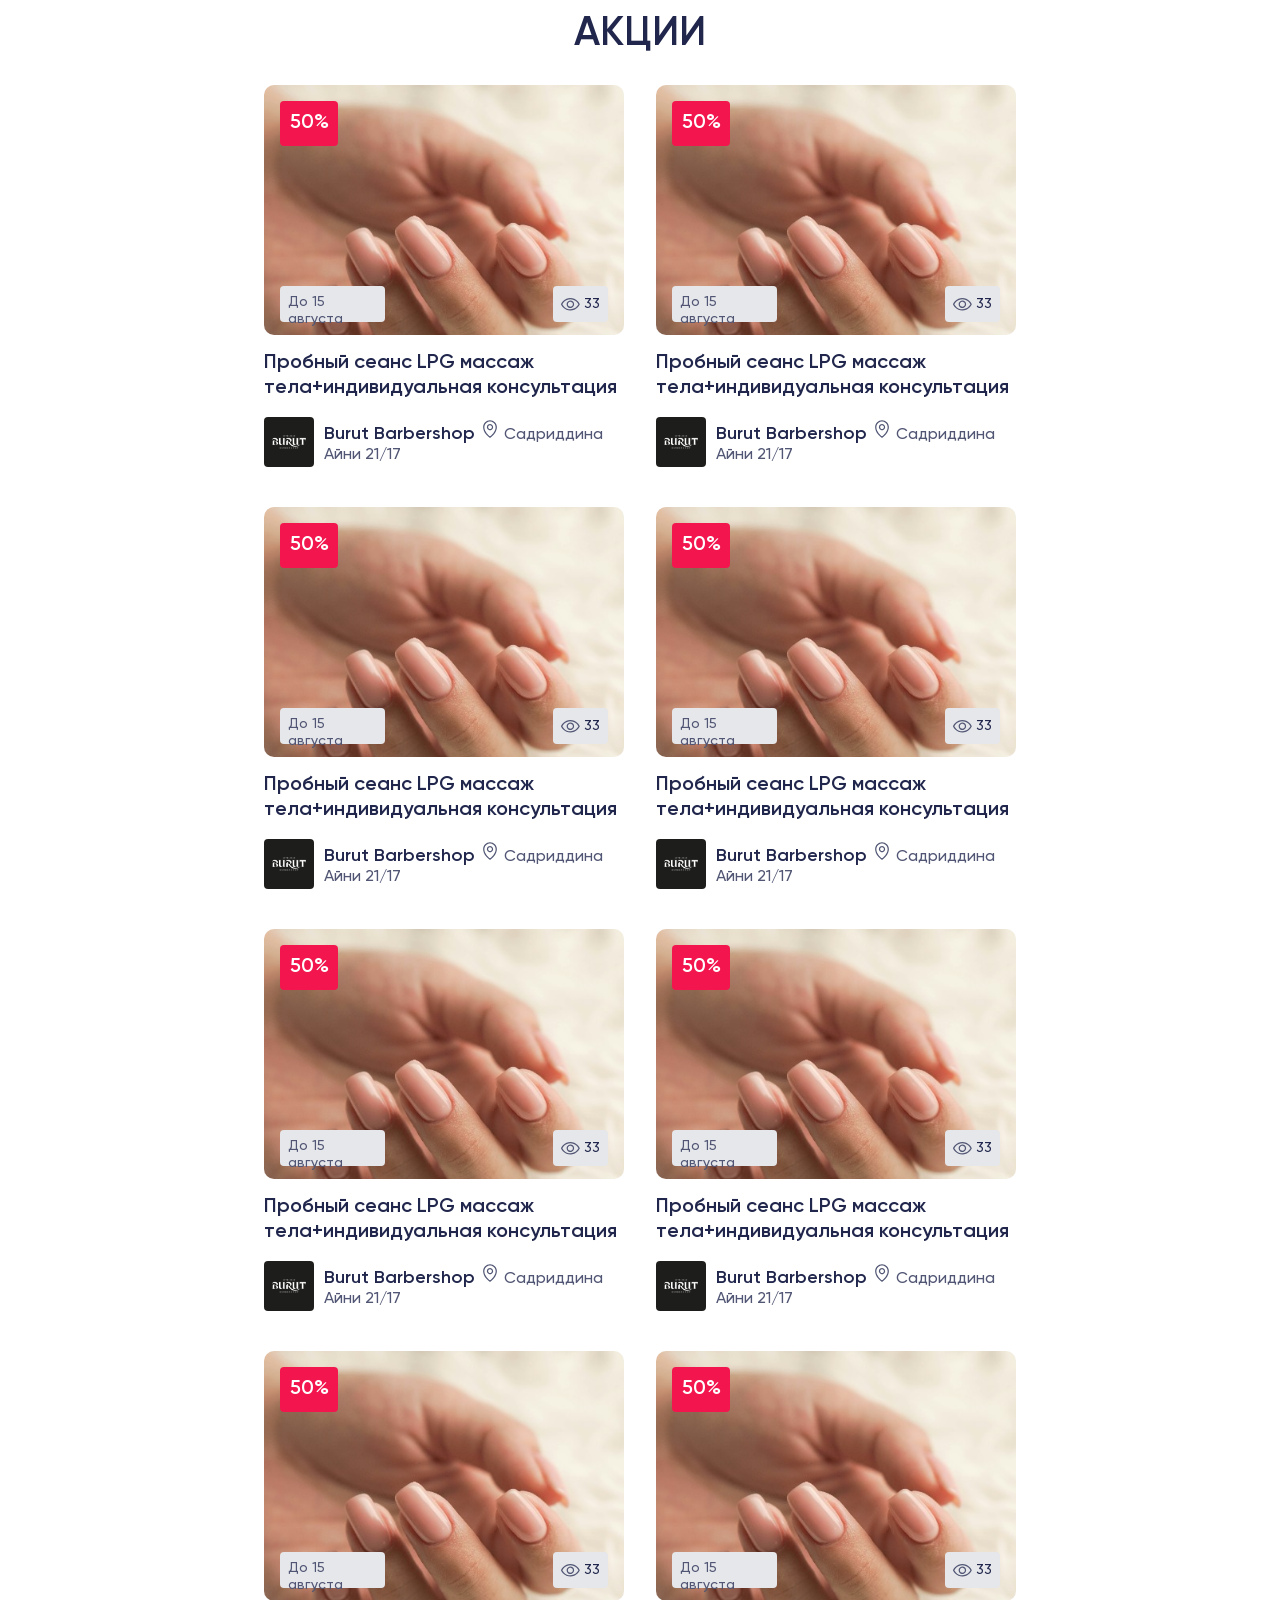
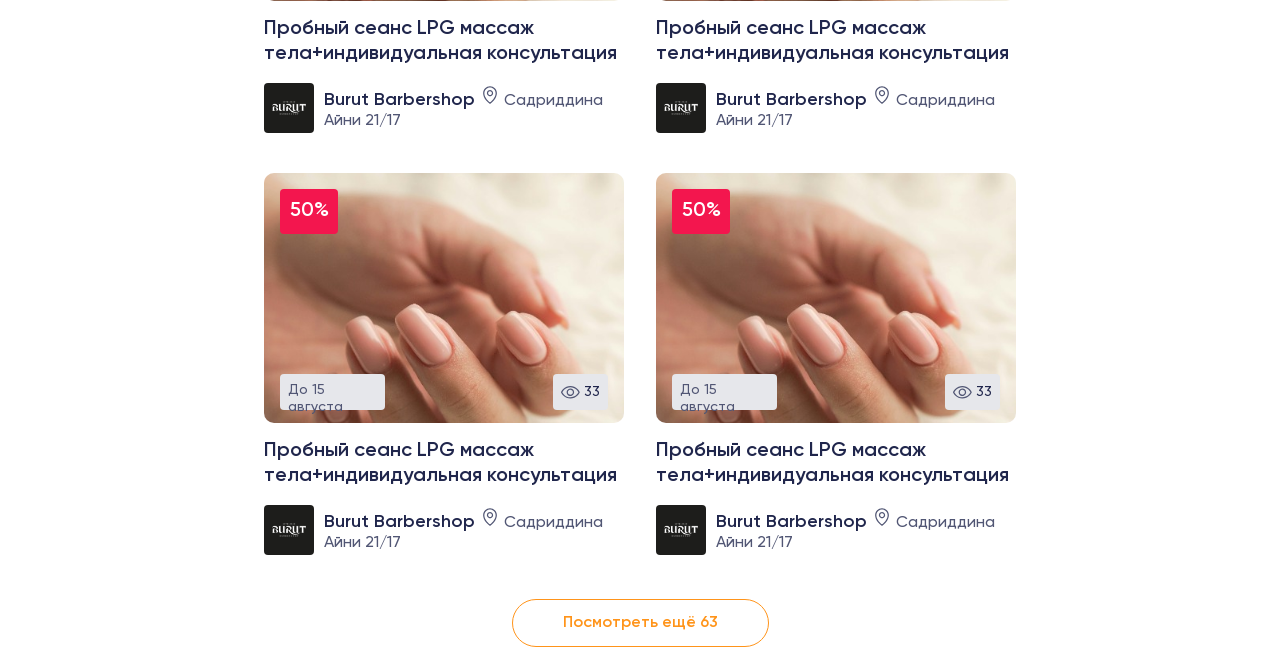
<file: Frontend/css/Practic 6/Practic6.html>
<!DOCTYPE html>
<html lang="en, ru">
<head>
    <link rel="stylesheet" href="./Practic6.css">
    <meta charset="UTF-8">
    <meta name="viewport" content="width=device-width, initial-scale=1.0">
    <title>АКЦИИ</title>
</head>
<body>
    <header class="header">
        АКЦИИ
    </header>
    <main class="main">
        <div class="main__div-1">
            <div class="main__div-1-head">
                <div class="main__div-1-head-50">
                    50%
                </div>
                <div class="main__div-1-head-footer">
                      <span class="main__div-1-head-15aug">
                         До 15 августа
                      </span>
                      <span class="main__div-1-head-33">
                           <svg class="main__div-1-head-33-svg" width="19" height="13" viewBox="0 0 19 13" fill="none" xmlns="http://www.w3.org/2000/svg">
                             <path d="M18.6961 5.99688C18.6687 5.93516 18.007 4.46719 16.5359 2.99609C14.5758 1.03594 12.1 0 9.37499 0C6.64999 0 4.17421 1.03594 2.21405 2.99609C0.742961 4.46719 0.0781175 5.9375 0.0538988 5.99688C0.0183622 6.07681 0 6.16331 0 6.25078C0 6.33826 0.0183622 6.42476 0.0538988 6.50469C0.0812425 6.56641 0.742961 8.03359 2.21405 9.50469C4.17421 11.4641 6.64999 12.5 9.37499 12.5C12.1 12.5 14.5758 11.4641 16.5359 9.50469C18.007 8.03359 18.6687 6.56641 18.6961 6.50469C18.7316 6.42476 18.75 6.33826 18.75 6.25078C18.75 6.16331 18.7316 6.07681 18.6961 5.99688ZM9.37499 11.25C6.9703 11.25 4.86952 10.3758 3.13046 8.65234C2.4169 7.94273 1.80983 7.13356 1.32812 6.25C1.8097 5.36636 2.41679 4.55717 3.13046 3.84766C4.86952 2.12422 6.9703 1.25 9.37499 1.25C11.7797 1.25 13.8805 2.12422 15.6195 3.84766C16.3345 4.557 16.9429 5.36619 17.4258 6.25C16.8625 7.30156 14.4086 11.25 9.37499 11.25ZM9.37499 2.5C8.63331 2.5 7.90829 2.71993 7.2916 3.13199C6.67492 3.54404 6.19427 4.12971 5.91044 4.81494C5.62662 5.50016 5.55235 6.25416 5.69705 6.98159C5.84174 7.70902 6.19889 8.3772 6.72334 8.90165C7.24779 9.4261 7.91597 9.78325 8.6434 9.92795C9.37083 10.0726 10.1248 9.99838 10.8101 9.71455C11.4953 9.43072 12.0809 8.95007 12.493 8.33339C12.9051 7.7167 13.125 6.99168 13.125 6.25C13.124 5.25576 12.7285 4.30253 12.0255 3.59949C11.3225 2.89645 10.3692 2.50103 9.37499 2.5ZM9.37499 8.75C8.88054 8.75 8.39719 8.60338 7.98607 8.32867C7.57494 8.05397 7.25451 7.66352 7.06529 7.20671C6.87607 6.74989 6.82657 6.24723 6.92303 5.76227C7.01949 5.27732 7.25759 4.83186 7.60722 4.48223C7.95686 4.1326 8.40231 3.8945 8.88727 3.79804C9.37222 3.70157 9.87488 3.75108 10.3317 3.9403C10.7885 4.12952 11.179 4.44995 11.4537 4.86107C11.7284 5.2722 11.875 5.75555 11.875 6.25C11.875 6.91304 11.6116 7.54893 11.1428 8.01777C10.6739 8.48661 10.038 8.75 9.37499 8.75Z" fill="#515674"/>
                           </svg>
                           33
                      </span>
                </div>
            </div>
            <div class="main__div-1-main">
                Пробный сеанс LPG массаж тела+индивидуальная консультация
            </div>
            <div class="main__div-1-foot">
                <img src="./img/burut.jpg" alt="burut" class="main__div-1-imgburut">
                <div class="main__div1-foot-adress">
                    <span class="main__div-1-foot-adress-name">
                        Burut Barbershop
                    </span>
                    <span class="main__div-1-foot-adress-adress">
                        <svg class="main__div-1-foot-adress-adress-svg" width="20" height="20" viewBox="0 0 20 20" fill="none" xmlns="http://www.w3.org/2000/svg">
                          <path d="M10 5C9.38193 5 8.77775 5.18328 8.26384 5.52666C7.74994 5.87004 7.3494 6.3581 7.11288 6.92911C6.87635 7.50013 6.81447 8.12847 6.93505 8.73466C7.05562 9.34085 7.35325 9.89767 7.79029 10.3347C8.22733 10.7717 8.78415 11.0694 9.39034 11.19C9.99653 11.3105 10.6249 11.2486 11.1959 11.0121C11.7669 10.7756 12.255 10.3751 12.5983 9.86116C12.9417 9.34725 13.125 8.74307 13.125 8.125C13.125 7.2962 12.7958 6.50134 12.2097 5.91529C11.6237 5.32924 10.8288 5 10 5ZM10 10C9.62916 10 9.26665 9.89003 8.95831 9.68401C8.64996 9.47798 8.40964 9.18514 8.26773 8.84253C8.12581 8.49992 8.08868 8.12292 8.16103 7.75921C8.23337 7.39549 8.41195 7.0614 8.67417 6.79917C8.9364 6.53695 9.27049 6.35837 9.63421 6.28603C9.99792 6.21368 10.3749 6.25081 10.7175 6.39273C11.0601 6.53464 11.353 6.77496 11.559 7.08331C11.765 7.39165 11.875 7.75416 11.875 8.125C11.875 8.62228 11.6775 9.09919 11.3258 9.45083C10.9742 9.80246 10.4973 10 10 10ZM10 1.25C8.17727 1.25207 6.42979 1.97706 5.14092 3.26592C3.85206 4.55479 3.12707 6.30227 3.125 8.125C3.125 10.5781 4.25859 13.1781 6.40625 15.6445C7.37127 16.759 8.45739 17.7626 9.64453 18.6367C9.74962 18.7103 9.87482 18.7498 10.0031 18.7498C10.1314 18.7498 10.2566 18.7103 10.3617 18.6367C11.5467 17.7623 12.6307 16.7587 13.5938 15.6445C15.7383 13.1781 16.875 10.5781 16.875 8.125C16.8729 6.30227 16.1479 4.55479 14.8591 3.26592C13.5702 1.97706 11.8227 1.25207 10 1.25ZM10 17.3438C8.70859 16.3281 4.375 12.5977 4.375 8.125C4.375 6.63316 4.96763 5.20242 6.02252 4.14752C7.07742 3.09263 8.50816 2.5 10 2.5C11.4918 2.5 12.9226 3.09263 13.9775 4.14752C15.0324 5.20242 15.625 6.63316 15.625 8.125C15.625 12.5961 11.2914 16.3281 10 17.3438Z" fill="#515674"/>
                        </svg>
                        Садриддина Айни 21/17
                    </span>
                </div>
            </div>
        </div>
        <div class="main__div-1">
            <div class="main__div-1-head">
                <div class="main__div-1-head-50">
                    50%
                </div>
                <div class="main__div-1-head-footer">
                      <span class="main__div-1-head-15aug">
                         До 15 августа
                      </span>
                      <span class="main__div-1-head-33">
                           <svg class="main__div-1-head-33-svg" width="19" height="13" viewBox="0 0 19 13" fill="none" xmlns="http://www.w3.org/2000/svg">
                             <path d="M18.6961 5.99688C18.6687 5.93516 18.007 4.46719 16.5359 2.99609C14.5758 1.03594 12.1 0 9.37499 0C6.64999 0 4.17421 1.03594 2.21405 2.99609C0.742961 4.46719 0.0781175 5.9375 0.0538988 5.99688C0.0183622 6.07681 0 6.16331 0 6.25078C0 6.33826 0.0183622 6.42476 0.0538988 6.50469C0.0812425 6.56641 0.742961 8.03359 2.21405 9.50469C4.17421 11.4641 6.64999 12.5 9.37499 12.5C12.1 12.5 14.5758 11.4641 16.5359 9.50469C18.007 8.03359 18.6687 6.56641 18.6961 6.50469C18.7316 6.42476 18.75 6.33826 18.75 6.25078C18.75 6.16331 18.7316 6.07681 18.6961 5.99688ZM9.37499 11.25C6.9703 11.25 4.86952 10.3758 3.13046 8.65234C2.4169 7.94273 1.80983 7.13356 1.32812 6.25C1.8097 5.36636 2.41679 4.55717 3.13046 3.84766C4.86952 2.12422 6.9703 1.25 9.37499 1.25C11.7797 1.25 13.8805 2.12422 15.6195 3.84766C16.3345 4.557 16.9429 5.36619 17.4258 6.25C16.8625 7.30156 14.4086 11.25 9.37499 11.25ZM9.37499 2.5C8.63331 2.5 7.90829 2.71993 7.2916 3.13199C6.67492 3.54404 6.19427 4.12971 5.91044 4.81494C5.62662 5.50016 5.55235 6.25416 5.69705 6.98159C5.84174 7.70902 6.19889 8.3772 6.72334 8.90165C7.24779 9.4261 7.91597 9.78325 8.6434 9.92795C9.37083 10.0726 10.1248 9.99838 10.8101 9.71455C11.4953 9.43072 12.0809 8.95007 12.493 8.33339C12.9051 7.7167 13.125 6.99168 13.125 6.25C13.124 5.25576 12.7285 4.30253 12.0255 3.59949C11.3225 2.89645 10.3692 2.50103 9.37499 2.5ZM9.37499 8.75C8.88054 8.75 8.39719 8.60338 7.98607 8.32867C7.57494 8.05397 7.25451 7.66352 7.06529 7.20671C6.87607 6.74989 6.82657 6.24723 6.92303 5.76227C7.01949 5.27732 7.25759 4.83186 7.60722 4.48223C7.95686 4.1326 8.40231 3.8945 8.88727 3.79804C9.37222 3.70157 9.87488 3.75108 10.3317 3.9403C10.7885 4.12952 11.179 4.44995 11.4537 4.86107C11.7284 5.2722 11.875 5.75555 11.875 6.25C11.875 6.91304 11.6116 7.54893 11.1428 8.01777C10.6739 8.48661 10.038 8.75 9.37499 8.75Z" fill="#515674"/>
                           </svg>
                           33
                      </span>
                </div>
            </div>
            <div class="main__div-1-main">
                Пробный сеанс LPG массаж тела+индивидуальная консультация
            </div>
            <div class="main__div-1-foot">
                <img src="./img/burut.jpg" alt="burut" class="main__div-1-imgburut">
                <div class="main__div1-foot-adress">
                    <span class="main__div-1-foot-adress-name">
                        Burut Barbershop
                    </span>
                    <span class="main__div-1-foot-adress-adress">
                        <svg class="main__div-1-foot-adress-adress-svg" width="20" height="20" viewBox="0 0 20 20" fill="none" xmlns="http://www.w3.org/2000/svg">
                          <path d="M10 5C9.38193 5 8.77775 5.18328 8.26384 5.52666C7.74994 5.87004 7.3494 6.3581 7.11288 6.92911C6.87635 7.50013 6.81447 8.12847 6.93505 8.73466C7.05562 9.34085 7.35325 9.89767 7.79029 10.3347C8.22733 10.7717 8.78415 11.0694 9.39034 11.19C9.99653 11.3105 10.6249 11.2486 11.1959 11.0121C11.7669 10.7756 12.255 10.3751 12.5983 9.86116C12.9417 9.34725 13.125 8.74307 13.125 8.125C13.125 7.2962 12.7958 6.50134 12.2097 5.91529C11.6237 5.32924 10.8288 5 10 5ZM10 10C9.62916 10 9.26665 9.89003 8.95831 9.68401C8.64996 9.47798 8.40964 9.18514 8.26773 8.84253C8.12581 8.49992 8.08868 8.12292 8.16103 7.75921C8.23337 7.39549 8.41195 7.0614 8.67417 6.79917C8.9364 6.53695 9.27049 6.35837 9.63421 6.28603C9.99792 6.21368 10.3749 6.25081 10.7175 6.39273C11.0601 6.53464 11.353 6.77496 11.559 7.08331C11.765 7.39165 11.875 7.75416 11.875 8.125C11.875 8.62228 11.6775 9.09919 11.3258 9.45083C10.9742 9.80246 10.4973 10 10 10ZM10 1.25C8.17727 1.25207 6.42979 1.97706 5.14092 3.26592C3.85206 4.55479 3.12707 6.30227 3.125 8.125C3.125 10.5781 4.25859 13.1781 6.40625 15.6445C7.37127 16.759 8.45739 17.7626 9.64453 18.6367C9.74962 18.7103 9.87482 18.7498 10.0031 18.7498C10.1314 18.7498 10.2566 18.7103 10.3617 18.6367C11.5467 17.7623 12.6307 16.7587 13.5938 15.6445C15.7383 13.1781 16.875 10.5781 16.875 8.125C16.8729 6.30227 16.1479 4.55479 14.8591 3.26592C13.5702 1.97706 11.8227 1.25207 10 1.25ZM10 17.3438C8.70859 16.3281 4.375 12.5977 4.375 8.125C4.375 6.63316 4.96763 5.20242 6.02252 4.14752C7.07742 3.09263 8.50816 2.5 10 2.5C11.4918 2.5 12.9226 3.09263 13.9775 4.14752C15.0324 5.20242 15.625 6.63316 15.625 8.125C15.625 12.5961 11.2914 16.3281 10 17.3438Z" fill="#515674"/>
                        </svg>
                        Садриддина Айни 21/17
                    </span>
                </div>
            </div>
        </div>
        <div class="main__div-1">
            <div class="main__div-1-head">
                <div class="main__div-1-head-50">
                    50%
                </div>
                <div class="main__div-1-head-footer">
                      <span class="main__div-1-head-15aug">
                         До 15 августа
                      </span>
                      <span class="main__div-1-head-33">
                           <svg class="main__div-1-head-33-svg" width="19" height="13" viewBox="0 0 19 13" fill="none" xmlns="http://www.w3.org/2000/svg">
                             <path d="M18.6961 5.99688C18.6687 5.93516 18.007 4.46719 16.5359 2.99609C14.5758 1.03594 12.1 0 9.37499 0C6.64999 0 4.17421 1.03594 2.21405 2.99609C0.742961 4.46719 0.0781175 5.9375 0.0538988 5.99688C0.0183622 6.07681 0 6.16331 0 6.25078C0 6.33826 0.0183622 6.42476 0.0538988 6.50469C0.0812425 6.56641 0.742961 8.03359 2.21405 9.50469C4.17421 11.4641 6.64999 12.5 9.37499 12.5C12.1 12.5 14.5758 11.4641 16.5359 9.50469C18.007 8.03359 18.6687 6.56641 18.6961 6.50469C18.7316 6.42476 18.75 6.33826 18.75 6.25078C18.75 6.16331 18.7316 6.07681 18.6961 5.99688ZM9.37499 11.25C6.9703 11.25 4.86952 10.3758 3.13046 8.65234C2.4169 7.94273 1.80983 7.13356 1.32812 6.25C1.8097 5.36636 2.41679 4.55717 3.13046 3.84766C4.86952 2.12422 6.9703 1.25 9.37499 1.25C11.7797 1.25 13.8805 2.12422 15.6195 3.84766C16.3345 4.557 16.9429 5.36619 17.4258 6.25C16.8625 7.30156 14.4086 11.25 9.37499 11.25ZM9.37499 2.5C8.63331 2.5 7.90829 2.71993 7.2916 3.13199C6.67492 3.54404 6.19427 4.12971 5.91044 4.81494C5.62662 5.50016 5.55235 6.25416 5.69705 6.98159C5.84174 7.70902 6.19889 8.3772 6.72334 8.90165C7.24779 9.4261 7.91597 9.78325 8.6434 9.92795C9.37083 10.0726 10.1248 9.99838 10.8101 9.71455C11.4953 9.43072 12.0809 8.95007 12.493 8.33339C12.9051 7.7167 13.125 6.99168 13.125 6.25C13.124 5.25576 12.7285 4.30253 12.0255 3.59949C11.3225 2.89645 10.3692 2.50103 9.37499 2.5ZM9.37499 8.75C8.88054 8.75 8.39719 8.60338 7.98607 8.32867C7.57494 8.05397 7.25451 7.66352 7.06529 7.20671C6.87607 6.74989 6.82657 6.24723 6.92303 5.76227C7.01949 5.27732 7.25759 4.83186 7.60722 4.48223C7.95686 4.1326 8.40231 3.8945 8.88727 3.79804C9.37222 3.70157 9.87488 3.75108 10.3317 3.9403C10.7885 4.12952 11.179 4.44995 11.4537 4.86107C11.7284 5.2722 11.875 5.75555 11.875 6.25C11.875 6.91304 11.6116 7.54893 11.1428 8.01777C10.6739 8.48661 10.038 8.75 9.37499 8.75Z" fill="#515674"/>
                           </svg>
                           33
                      </span>
                </div>
            </div>
            <div class="main__div-1-main">
                Пробный сеанс LPG массаж тела+индивидуальная консультация
            </div>
            <div class="main__div-1-foot">
                <img src="./img/burut.jpg" alt="burut" class="main__div-1-imgburut">
                <div class="main__div1-foot-adress">
                    <span class="main__div-1-foot-adress-name">
                        Burut Barbershop
                    </span>
                    <span class="main__div-1-foot-adress-adress">
                        <svg class="main__div-1-foot-adress-adress-svg" width="20" height="20" viewBox="0 0 20 20" fill="none" xmlns="http://www.w3.org/2000/svg">
                          <path d="M10 5C9.38193 5 8.77775 5.18328 8.26384 5.52666C7.74994 5.87004 7.3494 6.3581 7.11288 6.92911C6.87635 7.50013 6.81447 8.12847 6.93505 8.73466C7.05562 9.34085 7.35325 9.89767 7.79029 10.3347C8.22733 10.7717 8.78415 11.0694 9.39034 11.19C9.99653 11.3105 10.6249 11.2486 11.1959 11.0121C11.7669 10.7756 12.255 10.3751 12.5983 9.86116C12.9417 9.34725 13.125 8.74307 13.125 8.125C13.125 7.2962 12.7958 6.50134 12.2097 5.91529C11.6237 5.32924 10.8288 5 10 5ZM10 10C9.62916 10 9.26665 9.89003 8.95831 9.68401C8.64996 9.47798 8.40964 9.18514 8.26773 8.84253C8.12581 8.49992 8.08868 8.12292 8.16103 7.75921C8.23337 7.39549 8.41195 7.0614 8.67417 6.79917C8.9364 6.53695 9.27049 6.35837 9.63421 6.28603C9.99792 6.21368 10.3749 6.25081 10.7175 6.39273C11.0601 6.53464 11.353 6.77496 11.559 7.08331C11.765 7.39165 11.875 7.75416 11.875 8.125C11.875 8.62228 11.6775 9.09919 11.3258 9.45083C10.9742 9.80246 10.4973 10 10 10ZM10 1.25C8.17727 1.25207 6.42979 1.97706 5.14092 3.26592C3.85206 4.55479 3.12707 6.30227 3.125 8.125C3.125 10.5781 4.25859 13.1781 6.40625 15.6445C7.37127 16.759 8.45739 17.7626 9.64453 18.6367C9.74962 18.7103 9.87482 18.7498 10.0031 18.7498C10.1314 18.7498 10.2566 18.7103 10.3617 18.6367C11.5467 17.7623 12.6307 16.7587 13.5938 15.6445C15.7383 13.1781 16.875 10.5781 16.875 8.125C16.8729 6.30227 16.1479 4.55479 14.8591 3.26592C13.5702 1.97706 11.8227 1.25207 10 1.25ZM10 17.3438C8.70859 16.3281 4.375 12.5977 4.375 8.125C4.375 6.63316 4.96763 5.20242 6.02252 4.14752C7.07742 3.09263 8.50816 2.5 10 2.5C11.4918 2.5 12.9226 3.09263 13.9775 4.14752C15.0324 5.20242 15.625 6.63316 15.625 8.125C15.625 12.5961 11.2914 16.3281 10 17.3438Z" fill="#515674"/>
                        </svg>
                        Садриддина Айни 21/17
                    </span>
                </div>
            </div>
        </div>
        <div class="main__div-1">
            <div class="main__div-1-head">
                <div class="main__div-1-head-50">
                    50%
                </div>
                <div class="main__div-1-head-footer">
                      <span class="main__div-1-head-15aug">
                         До 15 августа
                      </span>
                      <span class="main__div-1-head-33">
                           <svg class="main__div-1-head-33-svg" width="19" height="13" viewBox="0 0 19 13" fill="none" xmlns="http://www.w3.org/2000/svg">
                             <path d="M18.6961 5.99688C18.6687 5.93516 18.007 4.46719 16.5359 2.99609C14.5758 1.03594 12.1 0 9.37499 0C6.64999 0 4.17421 1.03594 2.21405 2.99609C0.742961 4.46719 0.0781175 5.9375 0.0538988 5.99688C0.0183622 6.07681 0 6.16331 0 6.25078C0 6.33826 0.0183622 6.42476 0.0538988 6.50469C0.0812425 6.56641 0.742961 8.03359 2.21405 9.50469C4.17421 11.4641 6.64999 12.5 9.37499 12.5C12.1 12.5 14.5758 11.4641 16.5359 9.50469C18.007 8.03359 18.6687 6.56641 18.6961 6.50469C18.7316 6.42476 18.75 6.33826 18.75 6.25078C18.75 6.16331 18.7316 6.07681 18.6961 5.99688ZM9.37499 11.25C6.9703 11.25 4.86952 10.3758 3.13046 8.65234C2.4169 7.94273 1.80983 7.13356 1.32812 6.25C1.8097 5.36636 2.41679 4.55717 3.13046 3.84766C4.86952 2.12422 6.9703 1.25 9.37499 1.25C11.7797 1.25 13.8805 2.12422 15.6195 3.84766C16.3345 4.557 16.9429 5.36619 17.4258 6.25C16.8625 7.30156 14.4086 11.25 9.37499 11.25ZM9.37499 2.5C8.63331 2.5 7.90829 2.71993 7.2916 3.13199C6.67492 3.54404 6.19427 4.12971 5.91044 4.81494C5.62662 5.50016 5.55235 6.25416 5.69705 6.98159C5.84174 7.70902 6.19889 8.3772 6.72334 8.90165C7.24779 9.4261 7.91597 9.78325 8.6434 9.92795C9.37083 10.0726 10.1248 9.99838 10.8101 9.71455C11.4953 9.43072 12.0809 8.95007 12.493 8.33339C12.9051 7.7167 13.125 6.99168 13.125 6.25C13.124 5.25576 12.7285 4.30253 12.0255 3.59949C11.3225 2.89645 10.3692 2.50103 9.37499 2.5ZM9.37499 8.75C8.88054 8.75 8.39719 8.60338 7.98607 8.32867C7.57494 8.05397 7.25451 7.66352 7.06529 7.20671C6.87607 6.74989 6.82657 6.24723 6.92303 5.76227C7.01949 5.27732 7.25759 4.83186 7.60722 4.48223C7.95686 4.1326 8.40231 3.8945 8.88727 3.79804C9.37222 3.70157 9.87488 3.75108 10.3317 3.9403C10.7885 4.12952 11.179 4.44995 11.4537 4.86107C11.7284 5.2722 11.875 5.75555 11.875 6.25C11.875 6.91304 11.6116 7.54893 11.1428 8.01777C10.6739 8.48661 10.038 8.75 9.37499 8.75Z" fill="#515674"/>
                           </svg>
                           33
                      </span>
                </div>
            </div>
            <div class="main__div-1-main">
                Пробный сеанс LPG массаж тела+индивидуальная консультация
            </div>
            <div class="main__div-1-foot">
                <img src="./img/burut.jpg" alt="burut" class="main__div-1-imgburut">
                <div class="main__div1-foot-adress">
                    <span class="main__div-1-foot-adress-name">
                        Burut Barbershop
                    </span>
                    <span class="main__div-1-foot-adress-adress">
                        <svg class="main__div-1-foot-adress-adress-svg" width="20" height="20" viewBox="0 0 20 20" fill="none" xmlns="http://www.w3.org/2000/svg">
                          <path d="M10 5C9.38193 5 8.77775 5.18328 8.26384 5.52666C7.74994 5.87004 7.3494 6.3581 7.11288 6.92911C6.87635 7.50013 6.81447 8.12847 6.93505 8.73466C7.05562 9.34085 7.35325 9.89767 7.79029 10.3347C8.22733 10.7717 8.78415 11.0694 9.39034 11.19C9.99653 11.3105 10.6249 11.2486 11.1959 11.0121C11.7669 10.7756 12.255 10.3751 12.5983 9.86116C12.9417 9.34725 13.125 8.74307 13.125 8.125C13.125 7.2962 12.7958 6.50134 12.2097 5.91529C11.6237 5.32924 10.8288 5 10 5ZM10 10C9.62916 10 9.26665 9.89003 8.95831 9.68401C8.64996 9.47798 8.40964 9.18514 8.26773 8.84253C8.12581 8.49992 8.08868 8.12292 8.16103 7.75921C8.23337 7.39549 8.41195 7.0614 8.67417 6.79917C8.9364 6.53695 9.27049 6.35837 9.63421 6.28603C9.99792 6.21368 10.3749 6.25081 10.7175 6.39273C11.0601 6.53464 11.353 6.77496 11.559 7.08331C11.765 7.39165 11.875 7.75416 11.875 8.125C11.875 8.62228 11.6775 9.09919 11.3258 9.45083C10.9742 9.80246 10.4973 10 10 10ZM10 1.25C8.17727 1.25207 6.42979 1.97706 5.14092 3.26592C3.85206 4.55479 3.12707 6.30227 3.125 8.125C3.125 10.5781 4.25859 13.1781 6.40625 15.6445C7.37127 16.759 8.45739 17.7626 9.64453 18.6367C9.74962 18.7103 9.87482 18.7498 10.0031 18.7498C10.1314 18.7498 10.2566 18.7103 10.3617 18.6367C11.5467 17.7623 12.6307 16.7587 13.5938 15.6445C15.7383 13.1781 16.875 10.5781 16.875 8.125C16.8729 6.30227 16.1479 4.55479 14.8591 3.26592C13.5702 1.97706 11.8227 1.25207 10 1.25ZM10 17.3438C8.70859 16.3281 4.375 12.5977 4.375 8.125C4.375 6.63316 4.96763 5.20242 6.02252 4.14752C7.07742 3.09263 8.50816 2.5 10 2.5C11.4918 2.5 12.9226 3.09263 13.9775 4.14752C15.0324 5.20242 15.625 6.63316 15.625 8.125C15.625 12.5961 11.2914 16.3281 10 17.3438Z" fill="#515674"/>
                        </svg>
                        Садриддина Айни 21/17
                    </span>
                </div>
            </div>
        </div>
        <div class="main__div-1">
            <div class="main__div-1-head">
                <div class="main__div-1-head-50">
                    50%
                </div>
                <div class="main__div-1-head-footer">
                      <span class="main__div-1-head-15aug">
                         До 15 августа
                      </span>
                      <span class="main__div-1-head-33">
                           <svg class="main__div-1-head-33-svg" width="19" height="13" viewBox="0 0 19 13" fill="none" xmlns="http://www.w3.org/2000/svg">
                             <path d="M18.6961 5.99688C18.6687 5.93516 18.007 4.46719 16.5359 2.99609C14.5758 1.03594 12.1 0 9.37499 0C6.64999 0 4.17421 1.03594 2.21405 2.99609C0.742961 4.46719 0.0781175 5.9375 0.0538988 5.99688C0.0183622 6.07681 0 6.16331 0 6.25078C0 6.33826 0.0183622 6.42476 0.0538988 6.50469C0.0812425 6.56641 0.742961 8.03359 2.21405 9.50469C4.17421 11.4641 6.64999 12.5 9.37499 12.5C12.1 12.5 14.5758 11.4641 16.5359 9.50469C18.007 8.03359 18.6687 6.56641 18.6961 6.50469C18.7316 6.42476 18.75 6.33826 18.75 6.25078C18.75 6.16331 18.7316 6.07681 18.6961 5.99688ZM9.37499 11.25C6.9703 11.25 4.86952 10.3758 3.13046 8.65234C2.4169 7.94273 1.80983 7.13356 1.32812 6.25C1.8097 5.36636 2.41679 4.55717 3.13046 3.84766C4.86952 2.12422 6.9703 1.25 9.37499 1.25C11.7797 1.25 13.8805 2.12422 15.6195 3.84766C16.3345 4.557 16.9429 5.36619 17.4258 6.25C16.8625 7.30156 14.4086 11.25 9.37499 11.25ZM9.37499 2.5C8.63331 2.5 7.90829 2.71993 7.2916 3.13199C6.67492 3.54404 6.19427 4.12971 5.91044 4.81494C5.62662 5.50016 5.55235 6.25416 5.69705 6.98159C5.84174 7.70902 6.19889 8.3772 6.72334 8.90165C7.24779 9.4261 7.91597 9.78325 8.6434 9.92795C9.37083 10.0726 10.1248 9.99838 10.8101 9.71455C11.4953 9.43072 12.0809 8.95007 12.493 8.33339C12.9051 7.7167 13.125 6.99168 13.125 6.25C13.124 5.25576 12.7285 4.30253 12.0255 3.59949C11.3225 2.89645 10.3692 2.50103 9.37499 2.5ZM9.37499 8.75C8.88054 8.75 8.39719 8.60338 7.98607 8.32867C7.57494 8.05397 7.25451 7.66352 7.06529 7.20671C6.87607 6.74989 6.82657 6.24723 6.92303 5.76227C7.01949 5.27732 7.25759 4.83186 7.60722 4.48223C7.95686 4.1326 8.40231 3.8945 8.88727 3.79804C9.37222 3.70157 9.87488 3.75108 10.3317 3.9403C10.7885 4.12952 11.179 4.44995 11.4537 4.86107C11.7284 5.2722 11.875 5.75555 11.875 6.25C11.875 6.91304 11.6116 7.54893 11.1428 8.01777C10.6739 8.48661 10.038 8.75 9.37499 8.75Z" fill="#515674"/>
                           </svg>
                           33
                      </span>
                </div>
            </div>
            <div class="main__div-1-main">
                Пробный сеанс LPG массаж тела+индивидуальная консультация
            </div>
            <div class="main__div-1-foot">
                <img src="./img/burut.jpg" alt="burut" class="main__div-1-imgburut">
                <div class="main__div1-foot-adress">
                    <span class="main__div-1-foot-adress-name">
                        Burut Barbershop
                    </span>
                    <span class="main__div-1-foot-adress-adress">
                        <svg class="main__div-1-foot-adress-adress-svg" width="20" height="20" viewBox="0 0 20 20" fill="none" xmlns="http://www.w3.org/2000/svg">
                          <path d="M10 5C9.38193 5 8.77775 5.18328 8.26384 5.52666C7.74994 5.87004 7.3494 6.3581 7.11288 6.92911C6.87635 7.50013 6.81447 8.12847 6.93505 8.73466C7.05562 9.34085 7.35325 9.89767 7.79029 10.3347C8.22733 10.7717 8.78415 11.0694 9.39034 11.19C9.99653 11.3105 10.6249 11.2486 11.1959 11.0121C11.7669 10.7756 12.255 10.3751 12.5983 9.86116C12.9417 9.34725 13.125 8.74307 13.125 8.125C13.125 7.2962 12.7958 6.50134 12.2097 5.91529C11.6237 5.32924 10.8288 5 10 5ZM10 10C9.62916 10 9.26665 9.89003 8.95831 9.68401C8.64996 9.47798 8.40964 9.18514 8.26773 8.84253C8.12581 8.49992 8.08868 8.12292 8.16103 7.75921C8.23337 7.39549 8.41195 7.0614 8.67417 6.79917C8.9364 6.53695 9.27049 6.35837 9.63421 6.28603C9.99792 6.21368 10.3749 6.25081 10.7175 6.39273C11.0601 6.53464 11.353 6.77496 11.559 7.08331C11.765 7.39165 11.875 7.75416 11.875 8.125C11.875 8.62228 11.6775 9.09919 11.3258 9.45083C10.9742 9.80246 10.4973 10 10 10ZM10 1.25C8.17727 1.25207 6.42979 1.97706 5.14092 3.26592C3.85206 4.55479 3.12707 6.30227 3.125 8.125C3.125 10.5781 4.25859 13.1781 6.40625 15.6445C7.37127 16.759 8.45739 17.7626 9.64453 18.6367C9.74962 18.7103 9.87482 18.7498 10.0031 18.7498C10.1314 18.7498 10.2566 18.7103 10.3617 18.6367C11.5467 17.7623 12.6307 16.7587 13.5938 15.6445C15.7383 13.1781 16.875 10.5781 16.875 8.125C16.8729 6.30227 16.1479 4.55479 14.8591 3.26592C13.5702 1.97706 11.8227 1.25207 10 1.25ZM10 17.3438C8.70859 16.3281 4.375 12.5977 4.375 8.125C4.375 6.63316 4.96763 5.20242 6.02252 4.14752C7.07742 3.09263 8.50816 2.5 10 2.5C11.4918 2.5 12.9226 3.09263 13.9775 4.14752C15.0324 5.20242 15.625 6.63316 15.625 8.125C15.625 12.5961 11.2914 16.3281 10 17.3438Z" fill="#515674"/>
                        </svg>
                        Садриддина Айни 21/17
                    </span>
                </div>
            </div>
        </div>
        <div class="main__div-1">
            <div class="main__div-1-head">
                <div class="main__div-1-head-50">
                    50%
                </div>
                <div class="main__div-1-head-footer">
                      <span class="main__div-1-head-15aug">
                         До 15 августа
                      </span>
                      <span class="main__div-1-head-33">
                           <svg class="main__div-1-head-33-svg" width="19" height="13" viewBox="0 0 19 13" fill="none" xmlns="http://www.w3.org/2000/svg">
                             <path d="M18.6961 5.99688C18.6687 5.93516 18.007 4.46719 16.5359 2.99609C14.5758 1.03594 12.1 0 9.37499 0C6.64999 0 4.17421 1.03594 2.21405 2.99609C0.742961 4.46719 0.0781175 5.9375 0.0538988 5.99688C0.0183622 6.07681 0 6.16331 0 6.25078C0 6.33826 0.0183622 6.42476 0.0538988 6.50469C0.0812425 6.56641 0.742961 8.03359 2.21405 9.50469C4.17421 11.4641 6.64999 12.5 9.37499 12.5C12.1 12.5 14.5758 11.4641 16.5359 9.50469C18.007 8.03359 18.6687 6.56641 18.6961 6.50469C18.7316 6.42476 18.75 6.33826 18.75 6.25078C18.75 6.16331 18.7316 6.07681 18.6961 5.99688ZM9.37499 11.25C6.9703 11.25 4.86952 10.3758 3.13046 8.65234C2.4169 7.94273 1.80983 7.13356 1.32812 6.25C1.8097 5.36636 2.41679 4.55717 3.13046 3.84766C4.86952 2.12422 6.9703 1.25 9.37499 1.25C11.7797 1.25 13.8805 2.12422 15.6195 3.84766C16.3345 4.557 16.9429 5.36619 17.4258 6.25C16.8625 7.30156 14.4086 11.25 9.37499 11.25ZM9.37499 2.5C8.63331 2.5 7.90829 2.71993 7.2916 3.13199C6.67492 3.54404 6.19427 4.12971 5.91044 4.81494C5.62662 5.50016 5.55235 6.25416 5.69705 6.98159C5.84174 7.70902 6.19889 8.3772 6.72334 8.90165C7.24779 9.4261 7.91597 9.78325 8.6434 9.92795C9.37083 10.0726 10.1248 9.99838 10.8101 9.71455C11.4953 9.43072 12.0809 8.95007 12.493 8.33339C12.9051 7.7167 13.125 6.99168 13.125 6.25C13.124 5.25576 12.7285 4.30253 12.0255 3.59949C11.3225 2.89645 10.3692 2.50103 9.37499 2.5ZM9.37499 8.75C8.88054 8.75 8.39719 8.60338 7.98607 8.32867C7.57494 8.05397 7.25451 7.66352 7.06529 7.20671C6.87607 6.74989 6.82657 6.24723 6.92303 5.76227C7.01949 5.27732 7.25759 4.83186 7.60722 4.48223C7.95686 4.1326 8.40231 3.8945 8.88727 3.79804C9.37222 3.70157 9.87488 3.75108 10.3317 3.9403C10.7885 4.12952 11.179 4.44995 11.4537 4.86107C11.7284 5.2722 11.875 5.75555 11.875 6.25C11.875 6.91304 11.6116 7.54893 11.1428 8.01777C10.6739 8.48661 10.038 8.75 9.37499 8.75Z" fill="#515674"/>
                           </svg>
                           33
                      </span>
                </div>
            </div>
            <div class="main__div-1-main">
                Пробный сеанс LPG массаж тела+индивидуальная консультация
            </div>
            <div class="main__div-1-foot">
                <img src="./img/burut.jpg" alt="burut" class="main__div-1-imgburut">
                <div class="main__div1-foot-adress">
                    <span class="main__div-1-foot-adress-name">
                        Burut Barbershop
                    </span>
                    <span class="main__div-1-foot-adress-adress">
                        <svg class="main__div-1-foot-adress-adress-svg" width="20" height="20" viewBox="0 0 20 20" fill="none" xmlns="http://www.w3.org/2000/svg">
                          <path d="M10 5C9.38193 5 8.77775 5.18328 8.26384 5.52666C7.74994 5.87004 7.3494 6.3581 7.11288 6.92911C6.87635 7.50013 6.81447 8.12847 6.93505 8.73466C7.05562 9.34085 7.35325 9.89767 7.79029 10.3347C8.22733 10.7717 8.78415 11.0694 9.39034 11.19C9.99653 11.3105 10.6249 11.2486 11.1959 11.0121C11.7669 10.7756 12.255 10.3751 12.5983 9.86116C12.9417 9.34725 13.125 8.74307 13.125 8.125C13.125 7.2962 12.7958 6.50134 12.2097 5.91529C11.6237 5.32924 10.8288 5 10 5ZM10 10C9.62916 10 9.26665 9.89003 8.95831 9.68401C8.64996 9.47798 8.40964 9.18514 8.26773 8.84253C8.12581 8.49992 8.08868 8.12292 8.16103 7.75921C8.23337 7.39549 8.41195 7.0614 8.67417 6.79917C8.9364 6.53695 9.27049 6.35837 9.63421 6.28603C9.99792 6.21368 10.3749 6.25081 10.7175 6.39273C11.0601 6.53464 11.353 6.77496 11.559 7.08331C11.765 7.39165 11.875 7.75416 11.875 8.125C11.875 8.62228 11.6775 9.09919 11.3258 9.45083C10.9742 9.80246 10.4973 10 10 10ZM10 1.25C8.17727 1.25207 6.42979 1.97706 5.14092 3.26592C3.85206 4.55479 3.12707 6.30227 3.125 8.125C3.125 10.5781 4.25859 13.1781 6.40625 15.6445C7.37127 16.759 8.45739 17.7626 9.64453 18.6367C9.74962 18.7103 9.87482 18.7498 10.0031 18.7498C10.1314 18.7498 10.2566 18.7103 10.3617 18.6367C11.5467 17.7623 12.6307 16.7587 13.5938 15.6445C15.7383 13.1781 16.875 10.5781 16.875 8.125C16.8729 6.30227 16.1479 4.55479 14.8591 3.26592C13.5702 1.97706 11.8227 1.25207 10 1.25ZM10 17.3438C8.70859 16.3281 4.375 12.5977 4.375 8.125C4.375 6.63316 4.96763 5.20242 6.02252 4.14752C7.07742 3.09263 8.50816 2.5 10 2.5C11.4918 2.5 12.9226 3.09263 13.9775 4.14752C15.0324 5.20242 15.625 6.63316 15.625 8.125C15.625 12.5961 11.2914 16.3281 10 17.3438Z" fill="#515674"/>
                        </svg>
                        Садриддина Айни 21/17
                    </span>
                </div>
            </div>
        </div>
        <div class="main__div-1">
            <div class="main__div-1-head">
                <div class="main__div-1-head-50">
                    50%
                </div>
                <div class="main__div-1-head-footer">
                      <span class="main__div-1-head-15aug">
                         До 15 августа
                      </span>
                      <span class="main__div-1-head-33">
                           <svg class="main__div-1-head-33-svg" width="19" height="13" viewBox="0 0 19 13" fill="none" xmlns="http://www.w3.org/2000/svg">
                             <path d="M18.6961 5.99688C18.6687 5.93516 18.007 4.46719 16.5359 2.99609C14.5758 1.03594 12.1 0 9.37499 0C6.64999 0 4.17421 1.03594 2.21405 2.99609C0.742961 4.46719 0.0781175 5.9375 0.0538988 5.99688C0.0183622 6.07681 0 6.16331 0 6.25078C0 6.33826 0.0183622 6.42476 0.0538988 6.50469C0.0812425 6.56641 0.742961 8.03359 2.21405 9.50469C4.17421 11.4641 6.64999 12.5 9.37499 12.5C12.1 12.5 14.5758 11.4641 16.5359 9.50469C18.007 8.03359 18.6687 6.56641 18.6961 6.50469C18.7316 6.42476 18.75 6.33826 18.75 6.25078C18.75 6.16331 18.7316 6.07681 18.6961 5.99688ZM9.37499 11.25C6.9703 11.25 4.86952 10.3758 3.13046 8.65234C2.4169 7.94273 1.80983 7.13356 1.32812 6.25C1.8097 5.36636 2.41679 4.55717 3.13046 3.84766C4.86952 2.12422 6.9703 1.25 9.37499 1.25C11.7797 1.25 13.8805 2.12422 15.6195 3.84766C16.3345 4.557 16.9429 5.36619 17.4258 6.25C16.8625 7.30156 14.4086 11.25 9.37499 11.25ZM9.37499 2.5C8.63331 2.5 7.90829 2.71993 7.2916 3.13199C6.67492 3.54404 6.19427 4.12971 5.91044 4.81494C5.62662 5.50016 5.55235 6.25416 5.69705 6.98159C5.84174 7.70902 6.19889 8.3772 6.72334 8.90165C7.24779 9.4261 7.91597 9.78325 8.6434 9.92795C9.37083 10.0726 10.1248 9.99838 10.8101 9.71455C11.4953 9.43072 12.0809 8.95007 12.493 8.33339C12.9051 7.7167 13.125 6.99168 13.125 6.25C13.124 5.25576 12.7285 4.30253 12.0255 3.59949C11.3225 2.89645 10.3692 2.50103 9.37499 2.5ZM9.37499 8.75C8.88054 8.75 8.39719 8.60338 7.98607 8.32867C7.57494 8.05397 7.25451 7.66352 7.06529 7.20671C6.87607 6.74989 6.82657 6.24723 6.92303 5.76227C7.01949 5.27732 7.25759 4.83186 7.60722 4.48223C7.95686 4.1326 8.40231 3.8945 8.88727 3.79804C9.37222 3.70157 9.87488 3.75108 10.3317 3.9403C10.7885 4.12952 11.179 4.44995 11.4537 4.86107C11.7284 5.2722 11.875 5.75555 11.875 6.25C11.875 6.91304 11.6116 7.54893 11.1428 8.01777C10.6739 8.48661 10.038 8.75 9.37499 8.75Z" fill="#515674"/>
                           </svg>
                           33
                      </span>
                </div>
            </div>
            <div class="main__div-1-main">
                Пробный сеанс LPG массаж тела+индивидуальная консультация
            </div>
            <div class="main__div-1-foot">
                <img src="./img/burut.jpg" alt="burut" class="main__div-1-imgburut">
                <div class="main__div1-foot-adress">
                    <span class="main__div-1-foot-adress-name">
                        Burut Barbershop
                    </span>
                    <span class="main__div-1-foot-adress-adress">
                        <svg class="main__div-1-foot-adress-adress-svg" width="20" height="20" viewBox="0 0 20 20" fill="none" xmlns="http://www.w3.org/2000/svg">
                          <path d="M10 5C9.38193 5 8.77775 5.18328 8.26384 5.52666C7.74994 5.87004 7.3494 6.3581 7.11288 6.92911C6.87635 7.50013 6.81447 8.12847 6.93505 8.73466C7.05562 9.34085 7.35325 9.89767 7.79029 10.3347C8.22733 10.7717 8.78415 11.0694 9.39034 11.19C9.99653 11.3105 10.6249 11.2486 11.1959 11.0121C11.7669 10.7756 12.255 10.3751 12.5983 9.86116C12.9417 9.34725 13.125 8.74307 13.125 8.125C13.125 7.2962 12.7958 6.50134 12.2097 5.91529C11.6237 5.32924 10.8288 5 10 5ZM10 10C9.62916 10 9.26665 9.89003 8.95831 9.68401C8.64996 9.47798 8.40964 9.18514 8.26773 8.84253C8.12581 8.49992 8.08868 8.12292 8.16103 7.75921C8.23337 7.39549 8.41195 7.0614 8.67417 6.79917C8.9364 6.53695 9.27049 6.35837 9.63421 6.28603C9.99792 6.21368 10.3749 6.25081 10.7175 6.39273C11.0601 6.53464 11.353 6.77496 11.559 7.08331C11.765 7.39165 11.875 7.75416 11.875 8.125C11.875 8.62228 11.6775 9.09919 11.3258 9.45083C10.9742 9.80246 10.4973 10 10 10ZM10 1.25C8.17727 1.25207 6.42979 1.97706 5.14092 3.26592C3.85206 4.55479 3.12707 6.30227 3.125 8.125C3.125 10.5781 4.25859 13.1781 6.40625 15.6445C7.37127 16.759 8.45739 17.7626 9.64453 18.6367C9.74962 18.7103 9.87482 18.7498 10.0031 18.7498C10.1314 18.7498 10.2566 18.7103 10.3617 18.6367C11.5467 17.7623 12.6307 16.7587 13.5938 15.6445C15.7383 13.1781 16.875 10.5781 16.875 8.125C16.8729 6.30227 16.1479 4.55479 14.8591 3.26592C13.5702 1.97706 11.8227 1.25207 10 1.25ZM10 17.3438C8.70859 16.3281 4.375 12.5977 4.375 8.125C4.375 6.63316 4.96763 5.20242 6.02252 4.14752C7.07742 3.09263 8.50816 2.5 10 2.5C11.4918 2.5 12.9226 3.09263 13.9775 4.14752C15.0324 5.20242 15.625 6.63316 15.625 8.125C15.625 12.5961 11.2914 16.3281 10 17.3438Z" fill="#515674"/>
                        </svg>
                        Садриддина Айни 21/17
                    </span>
                </div>
            </div>
        </div>
        <div class="main__div-1">
            <div class="main__div-1-head">
                <div class="main__div-1-head-50">
                    50%
                </div>
                <div class="main__div-1-head-footer">
                      <span class="main__div-1-head-15aug">
                         До 15 августа
                      </span>
                      <span class="main__div-1-head-33">
                           <svg class="main__div-1-head-33-svg" width="19" height="13" viewBox="0 0 19 13" fill="none" xmlns="http://www.w3.org/2000/svg">
                             <path d="M18.6961 5.99688C18.6687 5.93516 18.007 4.46719 16.5359 2.99609C14.5758 1.03594 12.1 0 9.37499 0C6.64999 0 4.17421 1.03594 2.21405 2.99609C0.742961 4.46719 0.0781175 5.9375 0.0538988 5.99688C0.0183622 6.07681 0 6.16331 0 6.25078C0 6.33826 0.0183622 6.42476 0.0538988 6.50469C0.0812425 6.56641 0.742961 8.03359 2.21405 9.50469C4.17421 11.4641 6.64999 12.5 9.37499 12.5C12.1 12.5 14.5758 11.4641 16.5359 9.50469C18.007 8.03359 18.6687 6.56641 18.6961 6.50469C18.7316 6.42476 18.75 6.33826 18.75 6.25078C18.75 6.16331 18.7316 6.07681 18.6961 5.99688ZM9.37499 11.25C6.9703 11.25 4.86952 10.3758 3.13046 8.65234C2.4169 7.94273 1.80983 7.13356 1.32812 6.25C1.8097 5.36636 2.41679 4.55717 3.13046 3.84766C4.86952 2.12422 6.9703 1.25 9.37499 1.25C11.7797 1.25 13.8805 2.12422 15.6195 3.84766C16.3345 4.557 16.9429 5.36619 17.4258 6.25C16.8625 7.30156 14.4086 11.25 9.37499 11.25ZM9.37499 2.5C8.63331 2.5 7.90829 2.71993 7.2916 3.13199C6.67492 3.54404 6.19427 4.12971 5.91044 4.81494C5.62662 5.50016 5.55235 6.25416 5.69705 6.98159C5.84174 7.70902 6.19889 8.3772 6.72334 8.90165C7.24779 9.4261 7.91597 9.78325 8.6434 9.92795C9.37083 10.0726 10.1248 9.99838 10.8101 9.71455C11.4953 9.43072 12.0809 8.95007 12.493 8.33339C12.9051 7.7167 13.125 6.99168 13.125 6.25C13.124 5.25576 12.7285 4.30253 12.0255 3.59949C11.3225 2.89645 10.3692 2.50103 9.37499 2.5ZM9.37499 8.75C8.88054 8.75 8.39719 8.60338 7.98607 8.32867C7.57494 8.05397 7.25451 7.66352 7.06529 7.20671C6.87607 6.74989 6.82657 6.24723 6.92303 5.76227C7.01949 5.27732 7.25759 4.83186 7.60722 4.48223C7.95686 4.1326 8.40231 3.8945 8.88727 3.79804C9.37222 3.70157 9.87488 3.75108 10.3317 3.9403C10.7885 4.12952 11.179 4.44995 11.4537 4.86107C11.7284 5.2722 11.875 5.75555 11.875 6.25C11.875 6.91304 11.6116 7.54893 11.1428 8.01777C10.6739 8.48661 10.038 8.75 9.37499 8.75Z" fill="#515674"/>
                           </svg>
                           33
                      </span>
                </div>
            </div>
            <div class="main__div-1-main">
                Пробный сеанс LPG массаж тела+индивидуальная консультация
            </div>
            <div class="main__div-1-foot">
                <img src="./img/burut.jpg" alt="burut" class="main__div-1-imgburut">
                <div class="main__div1-foot-adress">
                    <span class="main__div-1-foot-adress-name">
                        Burut Barbershop
                    </span>
                    <span class="main__div-1-foot-adress-adress">
                        <svg class="main__div-1-foot-adress-adress-svg" width="20" height="20" viewBox="0 0 20 20" fill="none" xmlns="http://www.w3.org/2000/svg">
                          <path d="M10 5C9.38193 5 8.77775 5.18328 8.26384 5.52666C7.74994 5.87004 7.3494 6.3581 7.11288 6.92911C6.87635 7.50013 6.81447 8.12847 6.93505 8.73466C7.05562 9.34085 7.35325 9.89767 7.79029 10.3347C8.22733 10.7717 8.78415 11.0694 9.39034 11.19C9.99653 11.3105 10.6249 11.2486 11.1959 11.0121C11.7669 10.7756 12.255 10.3751 12.5983 9.86116C12.9417 9.34725 13.125 8.74307 13.125 8.125C13.125 7.2962 12.7958 6.50134 12.2097 5.91529C11.6237 5.32924 10.8288 5 10 5ZM10 10C9.62916 10 9.26665 9.89003 8.95831 9.68401C8.64996 9.47798 8.40964 9.18514 8.26773 8.84253C8.12581 8.49992 8.08868 8.12292 8.16103 7.75921C8.23337 7.39549 8.41195 7.0614 8.67417 6.79917C8.9364 6.53695 9.27049 6.35837 9.63421 6.28603C9.99792 6.21368 10.3749 6.25081 10.7175 6.39273C11.0601 6.53464 11.353 6.77496 11.559 7.08331C11.765 7.39165 11.875 7.75416 11.875 8.125C11.875 8.62228 11.6775 9.09919 11.3258 9.45083C10.9742 9.80246 10.4973 10 10 10ZM10 1.25C8.17727 1.25207 6.42979 1.97706 5.14092 3.26592C3.85206 4.55479 3.12707 6.30227 3.125 8.125C3.125 10.5781 4.25859 13.1781 6.40625 15.6445C7.37127 16.759 8.45739 17.7626 9.64453 18.6367C9.74962 18.7103 9.87482 18.7498 10.0031 18.7498C10.1314 18.7498 10.2566 18.7103 10.3617 18.6367C11.5467 17.7623 12.6307 16.7587 13.5938 15.6445C15.7383 13.1781 16.875 10.5781 16.875 8.125C16.8729 6.30227 16.1479 4.55479 14.8591 3.26592C13.5702 1.97706 11.8227 1.25207 10 1.25ZM10 17.3438C8.70859 16.3281 4.375 12.5977 4.375 8.125C4.375 6.63316 4.96763 5.20242 6.02252 4.14752C7.07742 3.09263 8.50816 2.5 10 2.5C11.4918 2.5 12.9226 3.09263 13.9775 4.14752C15.0324 5.20242 15.625 6.63316 15.625 8.125C15.625 12.5961 11.2914 16.3281 10 17.3438Z" fill="#515674"/>
                        </svg>
                        Садриддина Айни 21/17
                    </span>
                </div>
            </div>
        </div>
        <div class="main__div-1">
            <div class="main__div-1-head">
                <div class="main__div-1-head-50">
                    50%
                </div>
                <div class="main__div-1-head-footer">
                      <span class="main__div-1-head-15aug">
                         До 15 августа
                      </span>
                      <span class="main__div-1-head-33">
                           <svg class="main__div-1-head-33-svg" width="19" height="13" viewBox="0 0 19 13" fill="none" xmlns="http://www.w3.org/2000/svg">
                             <path d="M18.6961 5.99688C18.6687 5.93516 18.007 4.46719 16.5359 2.99609C14.5758 1.03594 12.1 0 9.37499 0C6.64999 0 4.17421 1.03594 2.21405 2.99609C0.742961 4.46719 0.0781175 5.9375 0.0538988 5.99688C0.0183622 6.07681 0 6.16331 0 6.25078C0 6.33826 0.0183622 6.42476 0.0538988 6.50469C0.0812425 6.56641 0.742961 8.03359 2.21405 9.50469C4.17421 11.4641 6.64999 12.5 9.37499 12.5C12.1 12.5 14.5758 11.4641 16.5359 9.50469C18.007 8.03359 18.6687 6.56641 18.6961 6.50469C18.7316 6.42476 18.75 6.33826 18.75 6.25078C18.75 6.16331 18.7316 6.07681 18.6961 5.99688ZM9.37499 11.25C6.9703 11.25 4.86952 10.3758 3.13046 8.65234C2.4169 7.94273 1.80983 7.13356 1.32812 6.25C1.8097 5.36636 2.41679 4.55717 3.13046 3.84766C4.86952 2.12422 6.9703 1.25 9.37499 1.25C11.7797 1.25 13.8805 2.12422 15.6195 3.84766C16.3345 4.557 16.9429 5.36619 17.4258 6.25C16.8625 7.30156 14.4086 11.25 9.37499 11.25ZM9.37499 2.5C8.63331 2.5 7.90829 2.71993 7.2916 3.13199C6.67492 3.54404 6.19427 4.12971 5.91044 4.81494C5.62662 5.50016 5.55235 6.25416 5.69705 6.98159C5.84174 7.70902 6.19889 8.3772 6.72334 8.90165C7.24779 9.4261 7.91597 9.78325 8.6434 9.92795C9.37083 10.0726 10.1248 9.99838 10.8101 9.71455C11.4953 9.43072 12.0809 8.95007 12.493 8.33339C12.9051 7.7167 13.125 6.99168 13.125 6.25C13.124 5.25576 12.7285 4.30253 12.0255 3.59949C11.3225 2.89645 10.3692 2.50103 9.37499 2.5ZM9.37499 8.75C8.88054 8.75 8.39719 8.60338 7.98607 8.32867C7.57494 8.05397 7.25451 7.66352 7.06529 7.20671C6.87607 6.74989 6.82657 6.24723 6.92303 5.76227C7.01949 5.27732 7.25759 4.83186 7.60722 4.48223C7.95686 4.1326 8.40231 3.8945 8.88727 3.79804C9.37222 3.70157 9.87488 3.75108 10.3317 3.9403C10.7885 4.12952 11.179 4.44995 11.4537 4.86107C11.7284 5.2722 11.875 5.75555 11.875 6.25C11.875 6.91304 11.6116 7.54893 11.1428 8.01777C10.6739 8.48661 10.038 8.75 9.37499 8.75Z" fill="#515674"/>
                           </svg>
                           33
                      </span>
                </div>
            </div>
            <div class="main__div-1-main">
                Пробный сеанс LPG массаж тела+индивидуальная консультация
            </div>
            <div class="main__div-1-foot">
                <img src="./img/burut.jpg" alt="burut" class="main__div-1-imgburut">
                <div class="main__div1-foot-adress">
                    <span class="main__div-1-foot-adress-name">
                        Burut Barbershop
                    </span>
                    <span class="main__div-1-foot-adress-adress">
                        <svg class="main__div-1-foot-adress-adress-svg" width="20" height="20" viewBox="0 0 20 20" fill="none" xmlns="http://www.w3.org/2000/svg">
                          <path d="M10 5C9.38193 5 8.77775 5.18328 8.26384 5.52666C7.74994 5.87004 7.3494 6.3581 7.11288 6.92911C6.87635 7.50013 6.81447 8.12847 6.93505 8.73466C7.05562 9.34085 7.35325 9.89767 7.79029 10.3347C8.22733 10.7717 8.78415 11.0694 9.39034 11.19C9.99653 11.3105 10.6249 11.2486 11.1959 11.0121C11.7669 10.7756 12.255 10.3751 12.5983 9.86116C12.9417 9.34725 13.125 8.74307 13.125 8.125C13.125 7.2962 12.7958 6.50134 12.2097 5.91529C11.6237 5.32924 10.8288 5 10 5ZM10 10C9.62916 10 9.26665 9.89003 8.95831 9.68401C8.64996 9.47798 8.40964 9.18514 8.26773 8.84253C8.12581 8.49992 8.08868 8.12292 8.16103 7.75921C8.23337 7.39549 8.41195 7.0614 8.67417 6.79917C8.9364 6.53695 9.27049 6.35837 9.63421 6.28603C9.99792 6.21368 10.3749 6.25081 10.7175 6.39273C11.0601 6.53464 11.353 6.77496 11.559 7.08331C11.765 7.39165 11.875 7.75416 11.875 8.125C11.875 8.62228 11.6775 9.09919 11.3258 9.45083C10.9742 9.80246 10.4973 10 10 10ZM10 1.25C8.17727 1.25207 6.42979 1.97706 5.14092 3.26592C3.85206 4.55479 3.12707 6.30227 3.125 8.125C3.125 10.5781 4.25859 13.1781 6.40625 15.6445C7.37127 16.759 8.45739 17.7626 9.64453 18.6367C9.74962 18.7103 9.87482 18.7498 10.0031 18.7498C10.1314 18.7498 10.2566 18.7103 10.3617 18.6367C11.5467 17.7623 12.6307 16.7587 13.5938 15.6445C15.7383 13.1781 16.875 10.5781 16.875 8.125C16.8729 6.30227 16.1479 4.55479 14.8591 3.26592C13.5702 1.97706 11.8227 1.25207 10 1.25ZM10 17.3438C8.70859 16.3281 4.375 12.5977 4.375 8.125C4.375 6.63316 4.96763 5.20242 6.02252 4.14752C7.07742 3.09263 8.50816 2.5 10 2.5C11.4918 2.5 12.9226 3.09263 13.9775 4.14752C15.0324 5.20242 15.625 6.63316 15.625 8.125C15.625 12.5961 11.2914 16.3281 10 17.3438Z" fill="#515674"/>
                        </svg>
                        Садриддина Айни 21/17
                    </span>
                </div>
            </div>
        </div>
        <div class="main__div-1">
            <div class="main__div-1-head">
                <div class="main__div-1-head-50">
                    50%
                </div>
                <div class="main__div-1-head-footer">
                      <span class="main__div-1-head-15aug">
                         До 15 августа
                      </span>
                      <span class="main__div-1-head-33">
                           <svg class="main__div-1-head-33-svg" width="19" height="13" viewBox="0 0 19 13" fill="none" xmlns="http://www.w3.org/2000/svg">
                             <path d="M18.6961 5.99688C18.6687 5.93516 18.007 4.46719 16.5359 2.99609C14.5758 1.03594 12.1 0 9.37499 0C6.64999 0 4.17421 1.03594 2.21405 2.99609C0.742961 4.46719 0.0781175 5.9375 0.0538988 5.99688C0.0183622 6.07681 0 6.16331 0 6.25078C0 6.33826 0.0183622 6.42476 0.0538988 6.50469C0.0812425 6.56641 0.742961 8.03359 2.21405 9.50469C4.17421 11.4641 6.64999 12.5 9.37499 12.5C12.1 12.5 14.5758 11.4641 16.5359 9.50469C18.007 8.03359 18.6687 6.56641 18.6961 6.50469C18.7316 6.42476 18.75 6.33826 18.75 6.25078C18.75 6.16331 18.7316 6.07681 18.6961 5.99688ZM9.37499 11.25C6.9703 11.25 4.86952 10.3758 3.13046 8.65234C2.4169 7.94273 1.80983 7.13356 1.32812 6.25C1.8097 5.36636 2.41679 4.55717 3.13046 3.84766C4.86952 2.12422 6.9703 1.25 9.37499 1.25C11.7797 1.25 13.8805 2.12422 15.6195 3.84766C16.3345 4.557 16.9429 5.36619 17.4258 6.25C16.8625 7.30156 14.4086 11.25 9.37499 11.25ZM9.37499 2.5C8.63331 2.5 7.90829 2.71993 7.2916 3.13199C6.67492 3.54404 6.19427 4.12971 5.91044 4.81494C5.62662 5.50016 5.55235 6.25416 5.69705 6.98159C5.84174 7.70902 6.19889 8.3772 6.72334 8.90165C7.24779 9.4261 7.91597 9.78325 8.6434 9.92795C9.37083 10.0726 10.1248 9.99838 10.8101 9.71455C11.4953 9.43072 12.0809 8.95007 12.493 8.33339C12.9051 7.7167 13.125 6.99168 13.125 6.25C13.124 5.25576 12.7285 4.30253 12.0255 3.59949C11.3225 2.89645 10.3692 2.50103 9.37499 2.5ZM9.37499 8.75C8.88054 8.75 8.39719 8.60338 7.98607 8.32867C7.57494 8.05397 7.25451 7.66352 7.06529 7.20671C6.87607 6.74989 6.82657 6.24723 6.92303 5.76227C7.01949 5.27732 7.25759 4.83186 7.60722 4.48223C7.95686 4.1326 8.40231 3.8945 8.88727 3.79804C9.37222 3.70157 9.87488 3.75108 10.3317 3.9403C10.7885 4.12952 11.179 4.44995 11.4537 4.86107C11.7284 5.2722 11.875 5.75555 11.875 6.25C11.875 6.91304 11.6116 7.54893 11.1428 8.01777C10.6739 8.48661 10.038 8.75 9.37499 8.75Z" fill="#515674"/>
                           </svg>
                           33
                      </span>
                </div>
            </div>
            <div class="main__div-1-main">
                Пробный сеанс LPG массаж тела+индивидуальная консультация
            </div>
            <div class="main__div-1-foot">
                <img src="./img/burut.jpg" alt="burut" class="main__div-1-imgburut">
                <div class="main__div1-foot-adress">
                    <span class="main__div-1-foot-adress-name">
                        Burut Barbershop
                    </span>
                    <span class="main__div-1-foot-adress-adress">
                        <svg class="main__div-1-foot-adress-adress-svg" width="20" height="20" viewBox="0 0 20 20" fill="none" xmlns="http://www.w3.org/2000/svg">
                          <path d="M10 5C9.38193 5 8.77775 5.18328 8.26384 5.52666C7.74994 5.87004 7.3494 6.3581 7.11288 6.92911C6.87635 7.50013 6.81447 8.12847 6.93505 8.73466C7.05562 9.34085 7.35325 9.89767 7.79029 10.3347C8.22733 10.7717 8.78415 11.0694 9.39034 11.19C9.99653 11.3105 10.6249 11.2486 11.1959 11.0121C11.7669 10.7756 12.255 10.3751 12.5983 9.86116C12.9417 9.34725 13.125 8.74307 13.125 8.125C13.125 7.2962 12.7958 6.50134 12.2097 5.91529C11.6237 5.32924 10.8288 5 10 5ZM10 10C9.62916 10 9.26665 9.89003 8.95831 9.68401C8.64996 9.47798 8.40964 9.18514 8.26773 8.84253C8.12581 8.49992 8.08868 8.12292 8.16103 7.75921C8.23337 7.39549 8.41195 7.0614 8.67417 6.79917C8.9364 6.53695 9.27049 6.35837 9.63421 6.28603C9.99792 6.21368 10.3749 6.25081 10.7175 6.39273C11.0601 6.53464 11.353 6.77496 11.559 7.08331C11.765 7.39165 11.875 7.75416 11.875 8.125C11.875 8.62228 11.6775 9.09919 11.3258 9.45083C10.9742 9.80246 10.4973 10 10 10ZM10 1.25C8.17727 1.25207 6.42979 1.97706 5.14092 3.26592C3.85206 4.55479 3.12707 6.30227 3.125 8.125C3.125 10.5781 4.25859 13.1781 6.40625 15.6445C7.37127 16.759 8.45739 17.7626 9.64453 18.6367C9.74962 18.7103 9.87482 18.7498 10.0031 18.7498C10.1314 18.7498 10.2566 18.7103 10.3617 18.6367C11.5467 17.7623 12.6307 16.7587 13.5938 15.6445C15.7383 13.1781 16.875 10.5781 16.875 8.125C16.8729 6.30227 16.1479 4.55479 14.8591 3.26592C13.5702 1.97706 11.8227 1.25207 10 1.25ZM10 17.3438C8.70859 16.3281 4.375 12.5977 4.375 8.125C4.375 6.63316 4.96763 5.20242 6.02252 4.14752C7.07742 3.09263 8.50816 2.5 10 2.5C11.4918 2.5 12.9226 3.09263 13.9775 4.14752C15.0324 5.20242 15.625 6.63316 15.625 8.125C15.625 12.5961 11.2914 16.3281 10 17.3438Z" fill="#515674"/>
                        </svg>
                        Садриддина Айни 21/17
                    </span>
                </div>
            </div>
        </div>

    </main>
    <footer class="footer">
        <button class="footer__button">
            Посмотреть ещё 63
        </button>
    </footer>
</body>
</html>
</file>
<file: Frontend/css/Practic 3/styles.css>
:root {
    --primary-font: 'Inter'
}

*,
*::before,
*::after {
    margin: 0;
    padding: 0;
    box-sizing: border-box;
}

body {
    font-family: var(--primary-font);
    line-height: 1.6;
    background-color: #282828;
}

button {
    background: none;
    border: none;
    padding: 0;
    margin: 0;
    font: inherit;
    color: inherit;
    cursor: pointer;
    outline: none;
}

.section {
    display: flex;
    justify-content: center;
    align-items: center;
    height: 100vh;
}

.section__main {
    background-color: #fff;
    width: 470px;
    height: 282px;
    border-radius: 12px;
}

.section__main-header {
    display: flex;
    justify-content: center;
    align-items: center;
    flex-direction: column;
    height: 100%;
    gap: 16px;   
}

.section__main-header-head {
    font-weight: 600;
    font-size: 20px;
}

.section__main-header-content {
    font-weight: 400;
    font-size: 16px;
    color: #5F6980;
    text-align: center;
    line-height: 26px;
    padding-left: 10%;
    padding-right: 10%;
}

.section__main-header-buttons {
    display: flex;
    gap: 1rem;
}

.section__main-header-buttons button {
    transition: transform 0.1 ease;
}

.section__main-header-buttons button:active {
    transform: scale(0.99);
}

.section__main-header-buttons-cancel {
    width: 12rem;
    height: 3.5rem;
    border: 2px solid;
    border-color: #5F6980;
    border-radius: 6px;
    color: #5F6980;
}

.section__main-header-buttons-proceed {
    width: 12rem;
    height: 3.5rem;
    border-radius: 6px;
    background-color: #FD7E14;
    color: #fff;
}
</file>
<file: Frontend/css/Practic 4/styles.css>
:root {
    --primary-font: 'Gilroy';
    --secondary-font: 'Manrope';
    --primary-font-weight: 400;
    --secondary-font-weight: 500;
    --tertiry-font-weight: 600;
}

*,
*::before,
*::after {
    margin: 0;
    padding: 0;
    box-sizing: border-box;
}

body {
    line-height: 1.6;
}

input[type="text"],
input[type="password"],
input[type="email"],
input[type="tel"],
input[type="name"] {
    font-family: var(--primary-font);
    font-weight: var(--primary-font);
    font-size: 16px;
    width: 408px;
    height: 48px;
    outline: none;
    border: 1px solid rgb(223, 220, 220);
    border-radius: 18px;
    padding-left: 1rem;
}

@font-face {
    font-family: 'Gilroy';
    src: url(./fonts/Gilroy-Light.woff2) format("woff2");
    font-weight: 400;
    font-style: normal;
    font-display: swap;
}

@font-face {
    font-family: 'Gilroy';
    src: url(./fonts/Gilroy-ExtraBold.woff2) format("woff2");
    font-weight: 600;
    font-style: normal;
    font-display: swap;
}

@font-face {
    font-family: 'Manrope';
    src: url(./fonts/Manrope-ExtraLight.woff2) format("woff2");
    font-weight: 100 900;
    font-style: normal;
    font-display: swap;
}

.sections {
    display: grid;
    grid-template-columns: 2fr 3fr;
}

.sections__1 {
    display: flex;
    min-height: 100vh;
    height: auto;
    background-color: #070E38;
    flex-direction: column;
}

.sections__1-header {
    margin-top: 70px;
    margin-left: 112px;
}

.sections__1-main {
    display: flex;
    color: #fff;
    flex-direction: column;
    gap: 12px;
    justify-content: center;
    align-items: flex-start;
    margin-top: 500px;
    margin-left: 112px;
}

.sections__1-main-header {
    font-size: 24px;
    font-family: var(--secondary-font);
    font-weight: var(--secondary-font-weight);
}

.sections__1-main-content {
    font-size: 16px;
    font-family: var(--primary-font);
    font-weight: var(--primary-font-weight);
}

.sections__2 {
    display: flex;
    min-height: 100vh;
    height: auto;
    flex-direction: column;
    justify-content: center;
    align-items: center;
    width: 30rem;
    margin: auto;
}

.sections__2-header {
    font-family: var(--primary-font);
    font-weight: var(--tertiry-font-weight);
    font-size: 2rem;
    color: #070E38;
}

.sections__2-main {
    display: flex;
    flex-direction: column;
    color: #515674;
    font-family: var(--primary-font);
    font-weight: var(--primary-font);
    font-size: 14px;
    margin-bottom: 4rem;
}

.sections__2-main-form {
    display: flex;
    flex-direction: column;
    gap: 1rem;
}

.sections__2-main-form-password-flex {
    display: flex;
    align-items: center;
    border: 1px solid rgb(223, 220, 220);
    border-radius: 18px;
    width: 408px;
}

.sections__2-main-form-password-flex-svg {
    flex-shrink: 0;
    margin-right: 1rem;
}

.sections__2-main-form-password-flex input {
    border: none;
    outline: none;
    width: 100%;
    font-family: inherit;
}

.sections__2-main-form-password2-flex {
    display: flex;
    align-items: center;
    border: 1px solid rgb(223, 220, 220);
    border-radius: 18px;
    width: 408px;
}

.sections__2-main-form-password2-flex-svg {
    flex-shrink: 0;
    margin-right: 1rem;
}

.sections__2-main-form-password2-flex input {
    border: none;
    outline: none;
    width: 100%;
    font-family: inherit;
}

.sections__2-button button {
    width: 408px;
    height: 53px;
    outline: none;
    border: none;
    border-radius: 40px;
    background-color: #FF941A;
    color: #fff;
    font-family: var(--primary-font);
    font-weight: var(--tertiry-font-weight);
    font-size: 1rem;
    margin-top: 1.5rem;
    margin-bottom: 0;
    cursor: pointer;
    transition: transform 0.3s easy;
}

.sections__2-button button:active {
    transform: scale(0.99);
}

.sections__2-checkbox {
    display: flex;
    flex-direction: row;
}

.sections__2-checkbox-input {
    position: absolute;
    appearance: none;
    -webkit-appearance: none;
    -moz-appearance: none;
}

.sections__2-checkbox-input-box {
    width: 20px;
    height: 20px;
    border-radius: 4px;
    background-color: #FF941A;
    position: absolute;
    margin-top: 5px;
    cursor: pointer;
}

.sections__2-checkbox-input:checked + .sections__2-checkbox-input-box {
    background-image: url("data:image/svg+xml;charset=UTF-8,%3csvg width='13' height='10' viewBox='0 0 13 10' fill='none' xmlns='http://www.w3.org/2000/svg'%3e%3cpath d='M11.6667 1L4.33333 8.33333L1 5' stroke='white' stroke-width='2' stroke-linecap='round' stroke-linejoin='round'/%3e%3c/svg%3e ");
    background-color: #FF941A;
    background-repeat: no-repeat;
    background-position: center;
    background-size: 70%;
}

.sections__2-label-text {
    padding-left: 25px;
}

.sections__2-footer {
    display: flex;
    background-color: #070E3805;
    width: 408px;
    height: 51px;
    border-radius: 20px;
    flex-direction: row;
    justify-content: space-between;
    align-items: center;
}

.sections__2-footer a {
    text-decoration: none;
}

.sections__2-footer-question {
    color: inherit;
    font-family: var(--primary-font);
    font-weight: var(--secondary-font-weight);
    font-size: 14px;
    padding-left: 20px;
}

.sections__2-footer-registration {
    color: #FF941A;
    font-family: var(--primary-font);
    font-weight: var(--secondary-font-weight);
    font-size: 14px;
    padding-right: 20px;
    transition: 0.3s transform ease;
}

.sections__2-footer-registration:active {
    transform: scale(0.9);
}
</file>
<file: Frontend/css/Practic 5/practic5.css>
:root {
    --primary-font: 'Poppins';
    --primary-font-weight: 400;
    --secondary-font-weight: 500;
    --tertiry-font-weight: 600;
}

*,
*::before,
*::after {
    margin: 0;
    padding: 0;
    box-sizing: border-box;
}

body {
    line-height: 1.6;
}

a {
    text-decoration: none;
    color: inherit;
}

.page {
    display: grid;
    height: 100vh;
    grid-template-columns: 345px 1fr;
    grid-template-rows: 120px 1fr;
    grid-template-areas: 
    "navigation header"
    "navigation main";

}

.navigation {
    grid-area: navigation;
    display: flex;
    align-items: center;
    flex-direction: column;
}

.navigation__logo {
    display: flex;
    justify-content: center;
    align-items: center;
    gap: 1rem;
    padding-top: 2rem;
    padding-right: 3rem;
}

.navigation__logo-name {
    font-family: var(--primary-font);
    font-weight: var(--tertiry-font-weight);
    font-size: 30px;
    color: #151D48;
}

.navigation__nav-ul {
    display: flex;
    list-style: none;
    margin-top: 2rem;
    gap: 2rem;
    flex-direction: column;
    justify-content: center;
    align-items: flex-start;
    font-family: var(--primary-font);
    font-weight: var(--primary-font-weight);
    font-size: 1rem;
    color: #737791;
}

.navigation__nav-ul-dashboard a {
    display: flex;
    margin-left: -50px;
    justify-content: center;
    align-items: center;
    background-color: #5D5FEF;
    font-weight: var(--tertiry-font-weight);
    color: #fff;
    width: 252px;
    height: 64px;
    border-radius: 16px;
    gap: 1rem;
}

.navigation__nav-ul-leaderboard a {
    display: flex;
    align-items: center;
    gap: 1rem;
}

.navigation__nav-ul-order a {
    display: flex;
    align-items: center;
    gap: 1rem;
}

.navigation__nav-ul-roducts a {
    display: flex;
    align-items: center;
    gap: 1rem;
}

.navigation__nav-ul-salesreport a {
    display: flex;
    align-items: center;
    gap: 1rem;
}

.navigation__nav-ul-messages a {
    display: flex;
    align-items: center;
    gap: 1rem;
}

.navigation__nav-ul-settings a {
    display: flex;
    align-items: center;
    gap: 1rem;
}

.navigation__nav-ul-singout a {
    display: flex;
    align-items: center;
    gap: 1rem;
}

.navigations__pro {
    display: flex;
    flex-direction: column;
    align-items: center;
    justify-content: center;
    text-align: center;
    background-image: url(./img/Pro\ Background.png);
    width: 238px;
    height: 259px;
    background-size: cover;
    background-position: center;
    background-repeat: no-repeat;
    border-radius: 20px;
    margin-top: 2rem;
    margin-right: 2rem;
    padding-top: 2rem;
    padding-bottom: 2rem;
    padding-right: 3rem;
    padding-left: 3rem;
}

.navigations__pro-text {
    font-weight: var(--tertiry-font-weight);
    color: #fff;
    font-size: 20px;
    font-family: var(--primary-font);
}

.navigations__pro-text2 {
    font-family: var(--primary-font);
    font-weight: var(--secondary-font-weight);
    font-size: 12px;
    color: #fff;   
}

.navigations__pro-button {
    width: 136px;
    height: 40px;
    background-color: #fff;
    color: #5D5FEF;
    border-radius: 8px;
    margin-top: 2rem;
    font-family: var(--primary-font);
    font-weight: var(--tertiry-font-weight);
    font-size: 16px;
    border: none;
}

.header {
    grid-area: header;
    display: flex;
    align-items: center;
    justify-content: space-between;
    font-family: var(--primary-font);
    background-color: #fff;
    padding-right: 2rem;
}

.header__name {
    font-weight: var(--tertiry-font-weight);
    font-size: 36px;
    color: #151D48;
}

.header__search {
    display: flex;
    background-color: #F9FAFB;
    width: 513px;
    height: 60px;
    border-radius: 16px;
    align-items: center;
    padding-left: 2rem;
    gap: 0.5rem;
}

.header__search input {
    outline: none;
    border: none;
    width: 100%;
    font-size: 18px;
    background-color: inherit;
    font-weight: var(--primary-font-weight);
}

.header__search-svg {
    flex-shrink: 0;
}

.header__lng {
    display: flex;
    align-items: center;
    gap: 1rem;
    font-weight: var(--tertiry-font-weight);
    font-size: 18px;
    color: #374557;
}

.header__profilemenu {
    display: flex;
    align-items: center;
    gap: 1rem;
}

.header__profile-name {
    display: flex;
    flex-direction:column;
    margin-right: 3rem;
}

.header__profile-photo img {
    width: 60px;
    height: 60px;
    border-radius: 16px;
    object-fit: cover;
}

.header__profile-name-first {
    font-weight: var(--secondary-font-weight);
    font-size: 16px;
    color: #151D48;
}

.header__profile-role {
    font-weight: var(--primary-font-weight);
    font-size: 14px;
    color: #737791;
}

.header__profile-svg {
    align-self: flex-start;
    margin-top: 1rem;
}

.main {
    display: flex;
    grid-area: main;
    background-color: #0b28e9;
}
</file>
<file: Frontend/css/Practic 6/Practic6.css>
:root {
    --primary-font: 'Gilroy';
    --primary-font-weight: 400;
    --secondary-font-weight: 500;
    --tertiry-font-weight: 600;
}

*,
*::before,
*::after {
    margin: 0;
    padding: 0;
    box-sizing: border-box;
}

@font-face {
    font-family: 'Gilroy';
    src: url(./Fonts/Gilroy-Semibold.woff2) format("woff2");
    font-weight: 600;
    font-style: normal;
    font-display: swap;
}

@font-face {
    font-family: 'Gilroy';
    src: url(./Fonts/Gilroy-Medium.woff2) format("woff2");
    font-weight: 500;
    font-style: normal;
    font-display: swap;
}

.header {
    font-family: var(--primary-font);
    font-weight: var(--tertiry-font-weight);
    color: #20264C;
    font-size: 40px;
    text-align: center;
    margin-top: 10px;
    margin-bottom: 10px;
}

.main {
    display: flex;
    justify-content: center;
    align-items: center;
    flex-direction: row;
    margin-left: 100px;
    margin-right: 100px;
    flex-shrink: 0;
    flex-wrap: wrap;

}



.main__div-1 {
    display: flex;
    width: 392px;
    height: 422px;
    border-radius: 10px;
    padding: 16px;
    gap: 16px;
    flex-direction: column;
}

.main__div-1-head {
    background-image: url(./img/handnails.jpg);
    background-position: left center;
    background-size: cover;
    background-repeat: no-repeat;
    width: 360px;
    height: 250px;
    border-radius: 10px;
    justify-content: space-between;
    padding: 16px;
}

.main__div-1-head-50 {
    display: flex;
    font-family: var(--primary-font);
    font-size: 20px;
    font-weight: var(--tertiry-font-weight);
    color: #fff;
    background-color: #F3164E;
    width: 58px;
    height: 45px;
    border-radius: 4px;
    padding: 10px;
    gap: 10px;
    justify-content: center;
}

.main__div-1-head-footer {
    display: flex;
    flex-direction: row;
    justify-content: space-between;
    align-items:center;
    margin-top: 140px;
}

.main__div-1-head-15aug {
    width: 105px;
    height: 36px;
    border-radius: 4px;
    padding: 8px;
    gap: 10px;
    background-color: #E6E7EB;
    font-family: var(--primary-font);
    font-weight: var(--secondary-font-weight);
    font-size: 14px;
    color: #515674;
}

.main__div-1-head-33 {
    display: flex;
    justify-content: center;
    align-items: center;
    width: 55px;
    height: 36px;
    border-radius: 4px;
    padding: 8px;
    gap: 4px;
    background-color: #E6E7EB;
    font-family: var(--primary-font);
    font-weight: var(--secondary-font-weight);
    color: #20264C;
    font-size: 14px;
}

.main__div-1-main {
    font-family: var(--primary-font);
    font-weight: var(--tertiry-font-weight);
    font-size: 20px;
    color: #20264C;
}

.main__div-1-foot {
    display: flex;
    align-items: center;
    gap: 10px;
}

.main__div-1-imgburut {
    width: 50px;
    height: 50px;
    border-radius: 4px;
    object-fit: cover;
}

.main__div-1-foot-adress {
    display: flex;
    flex-direction: column;
}

.main__div-1-foot-adress-name {
    font-family: var(--primary-font);
    font-weight: var(--tertiry-font-weight);
    font-size: 18px;
    color: #20264C;
}

.main__div-1-foot-adress-adress {
    font-family: var(--primary-font);
    font-weight: var(--secondary-font-weight);
    font-size: 16px;
    color: #515674;
}

.footer__button {
    display: block;
    margin: 20px auto;
    outline: none;
    border: none;
    width: 257px;
    height: 48px;
    border-radius: 40px;
    border: 1px solid #FF941A;
    background-color: #fff;
    padding-top: 13px;
    padding-bottom: 13px;
    color: #FF941A;
    font-family: var(--primary-font);
    font-weight: var(--tertiry-font-weight);
    font-size: 16px;
    cursor: pointer;
    transition: transform 0.3 ease;
}

.footer__button:active {
    transform: scaleX(0.95);
}
</file>
